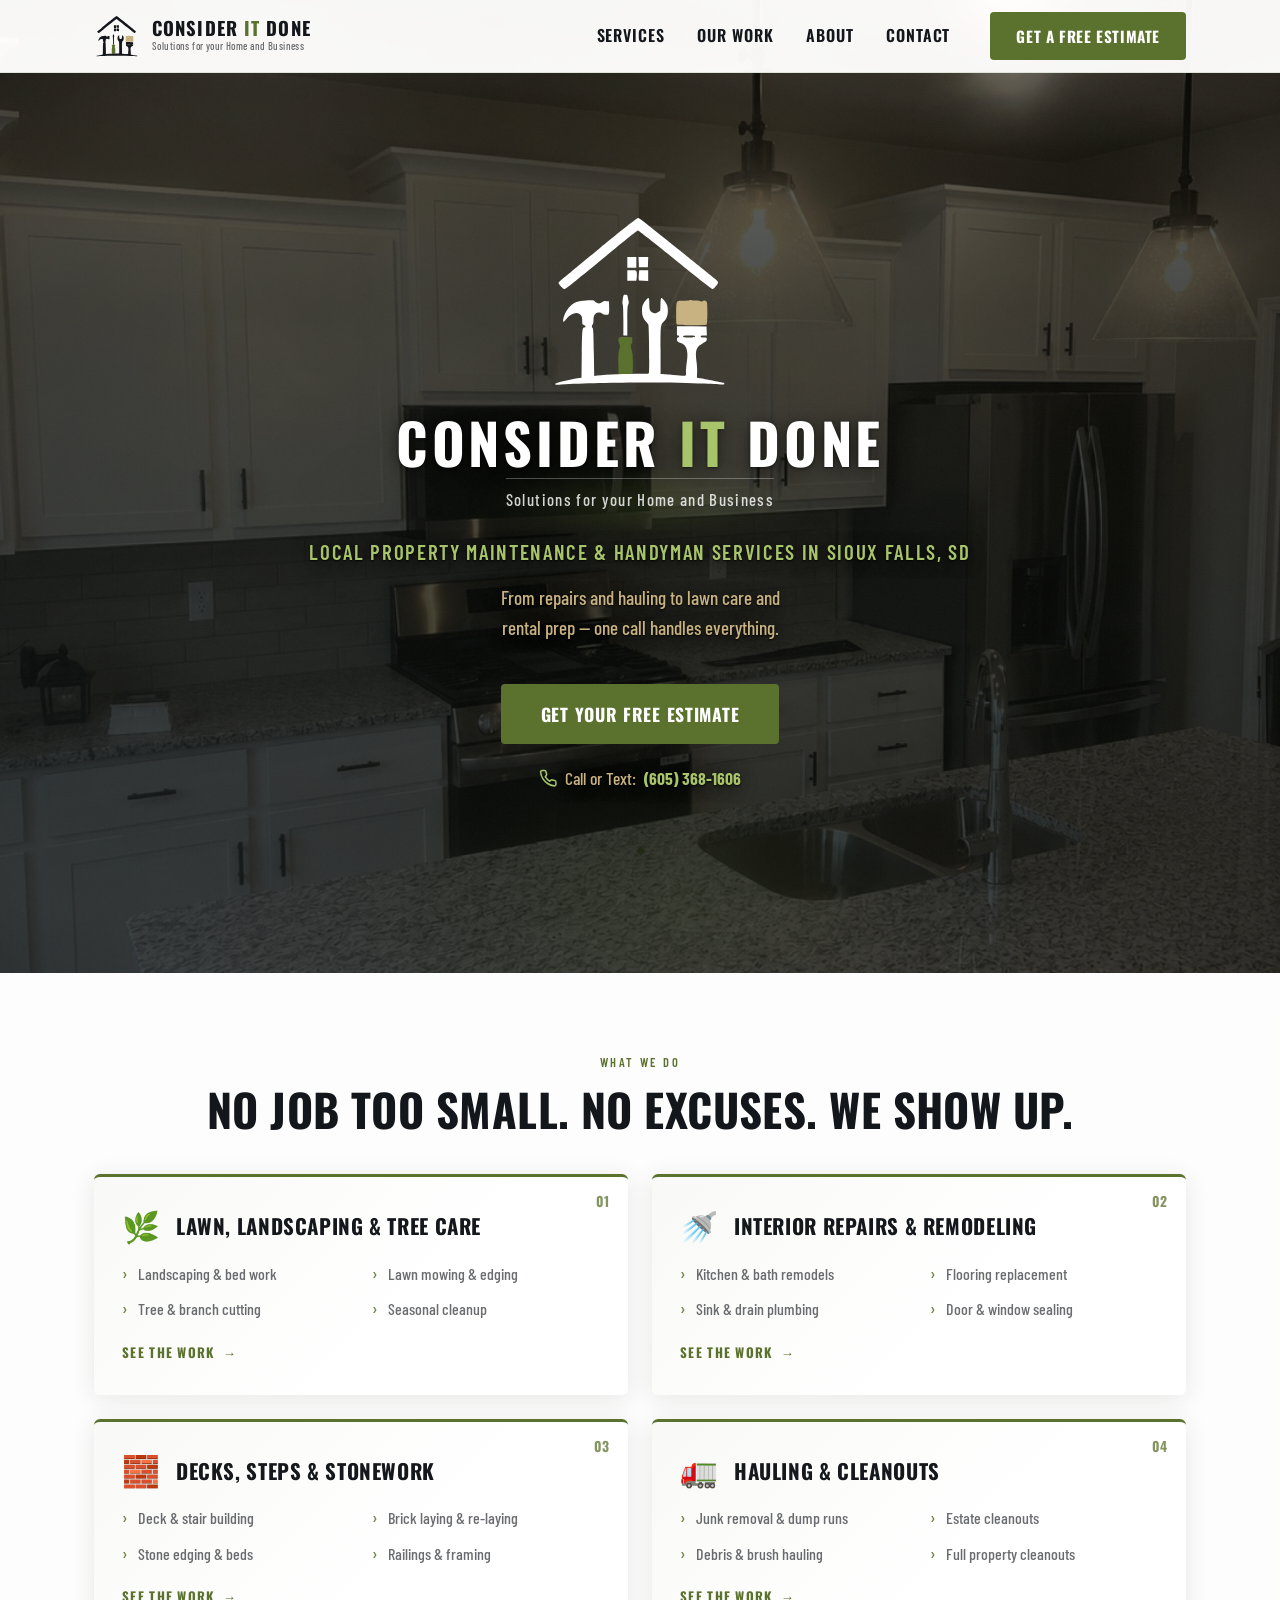
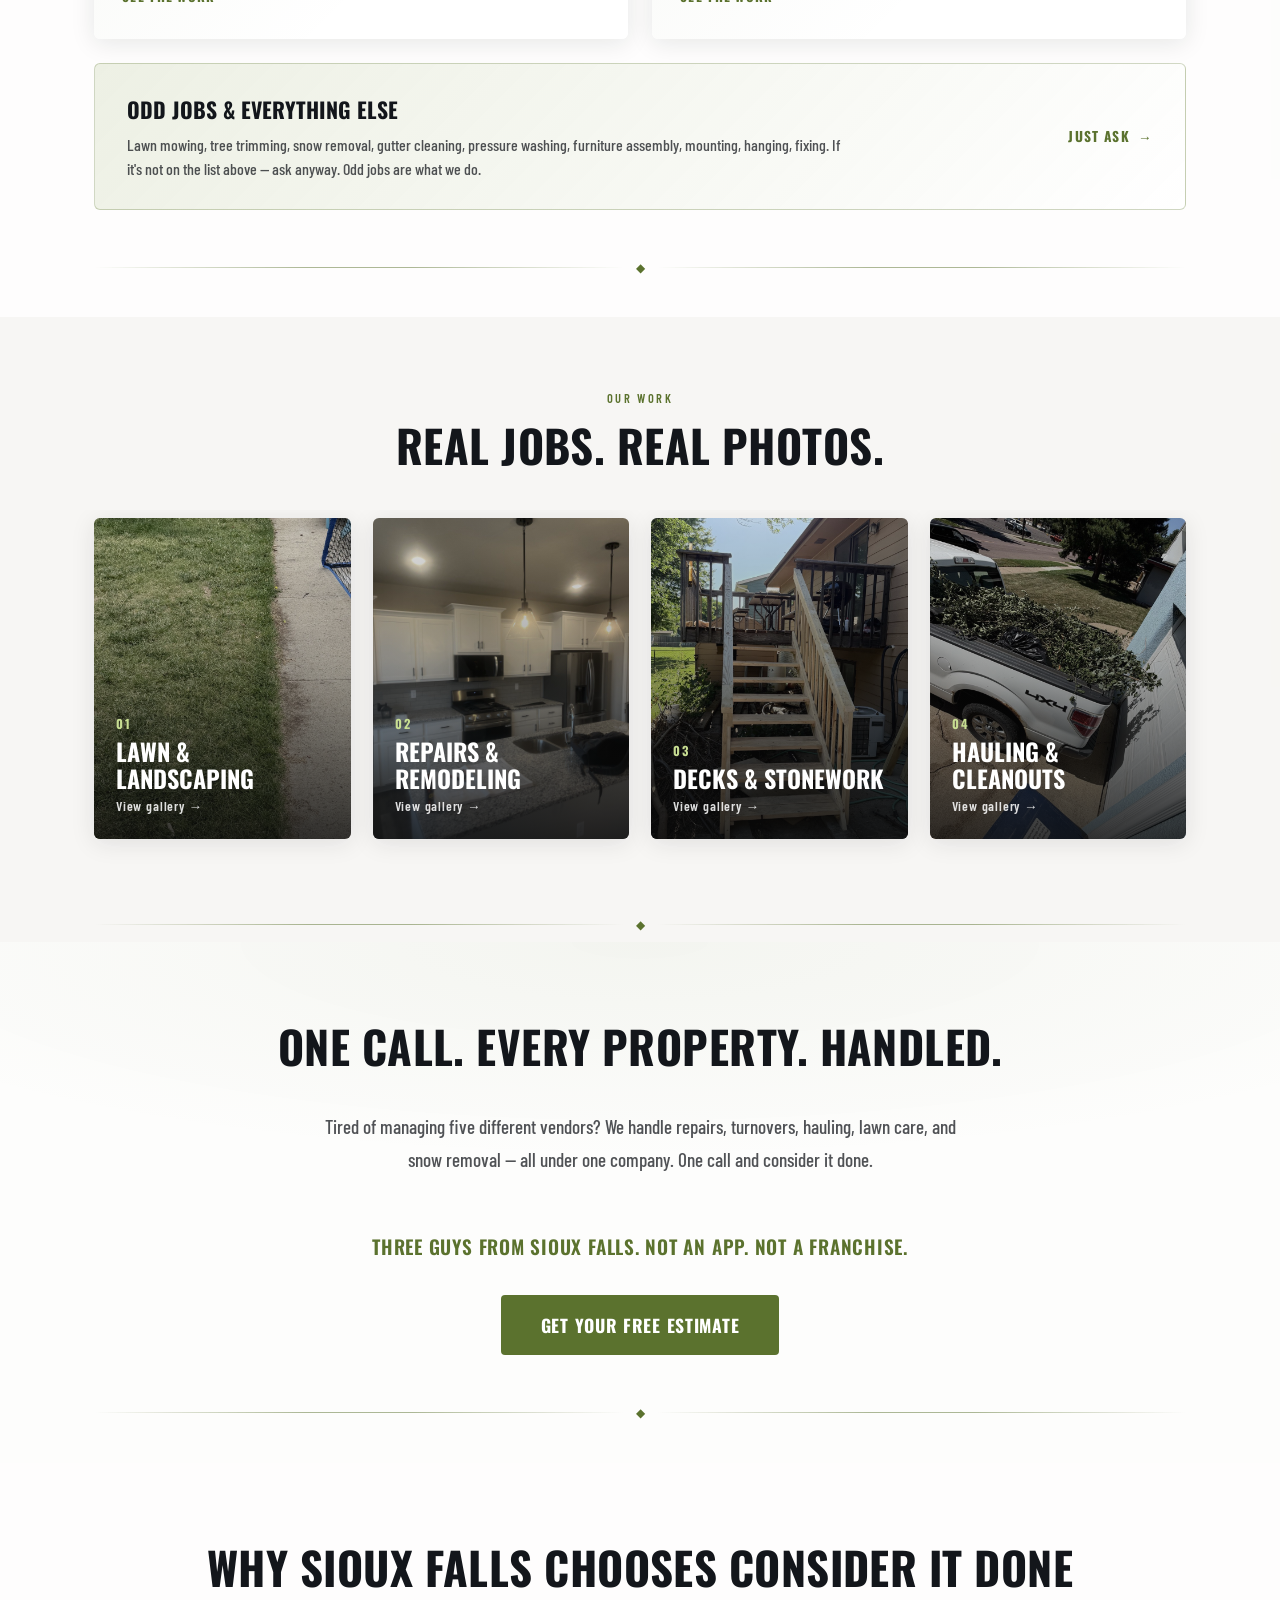
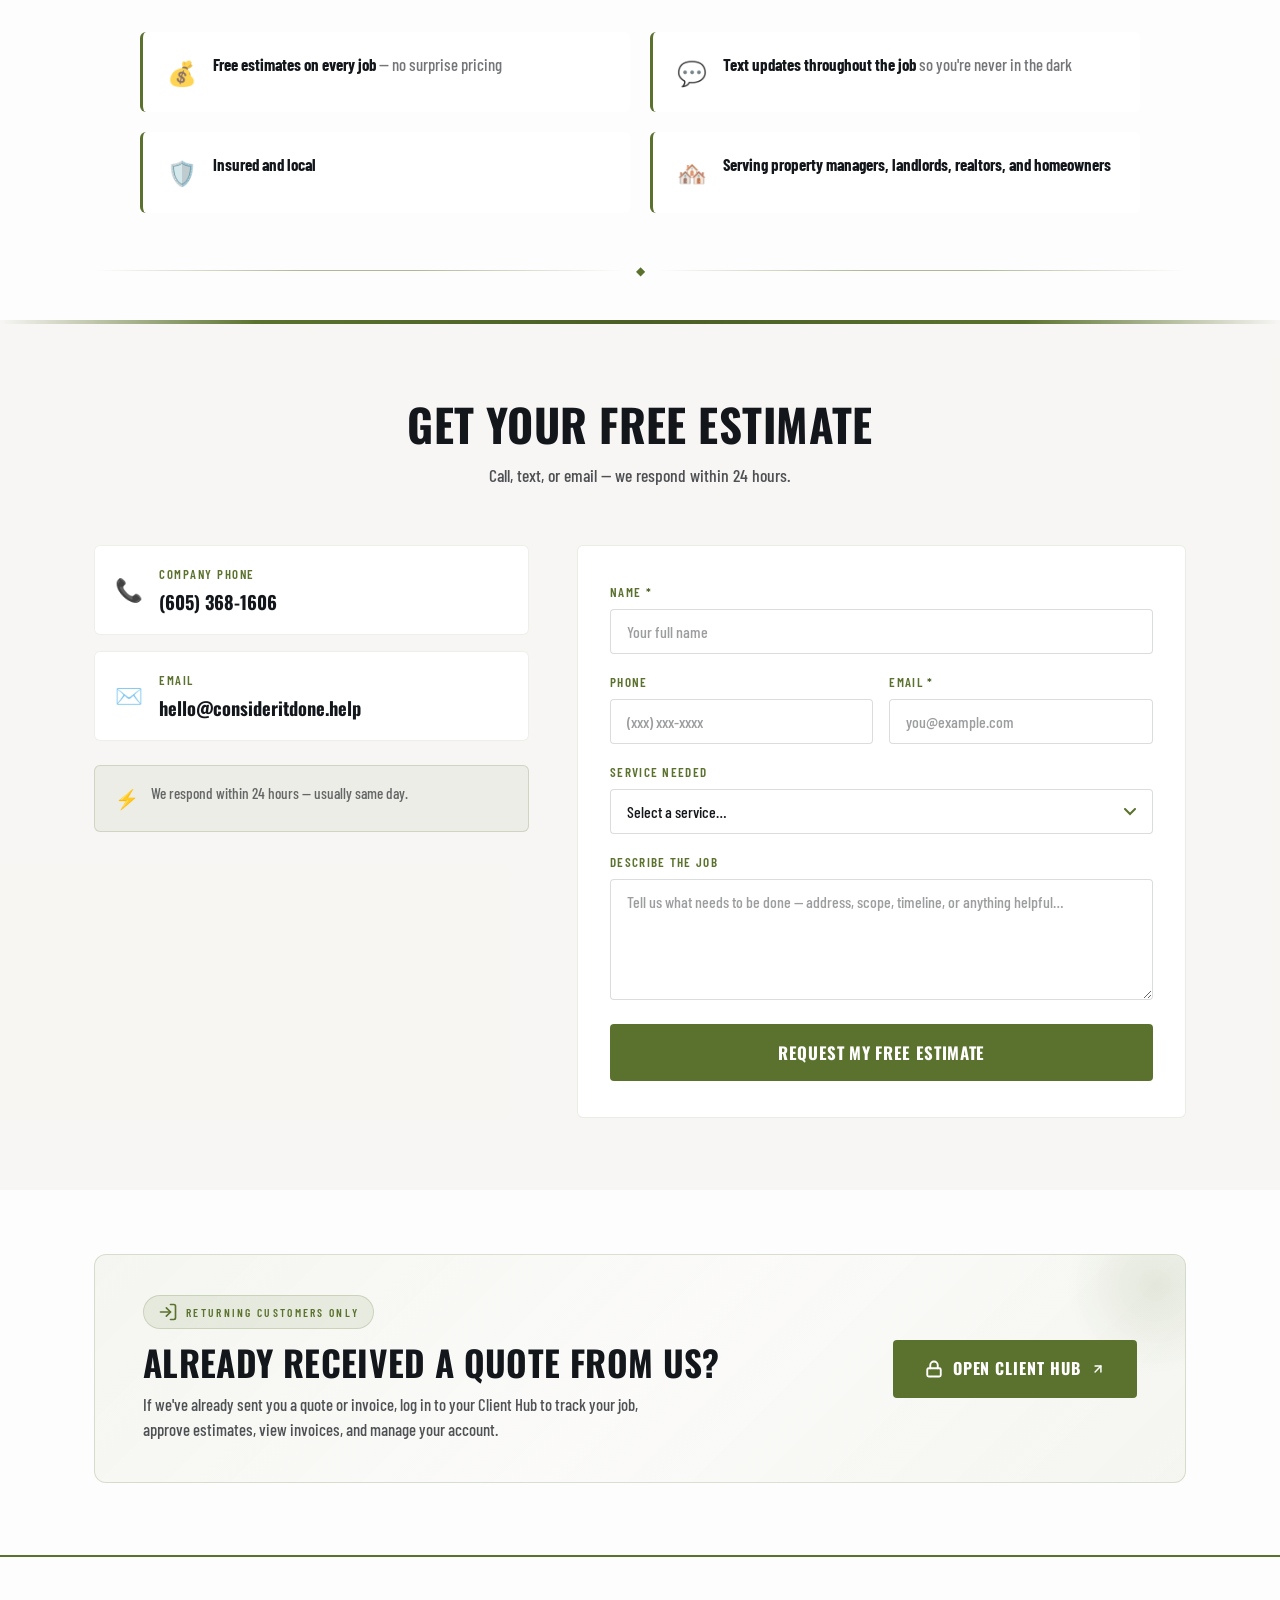
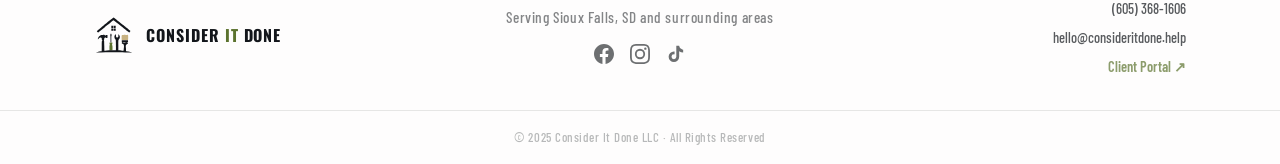
<file: index.html>
<!DOCTYPE html>
<html lang="en">
<head>
  <meta charset="UTF-8" />
  <meta name="viewport" content="width=device-width, initial-scale=1.0" />

  <!-- Favicons -->
  <link rel="icon" type="image/svg+xml" href="assets/favicon-green.svg" />
  <link rel="icon" type="image/png" sizes="32x32" href="assets/favicon-32.png" />
  <link rel="icon" type="image/png" sizes="16x16" href="assets/favicon-16.png" />
  <link rel="apple-touch-icon" sizes="180x180" href="assets/apple-touch-icon.png" />

  <!-- SEO -->
  <title>Consider It Done | Sioux Falls Property Maintenance &amp; Handyman</title>
  <meta name="description" content="Local property maintenance and handyman services in Sioux Falls, SD. Repairs, hauling, lawn care, snow removal, rental prep. Free estimates — call or text today." />
  <meta name="robots" content="index, follow" />
  <link rel="canonical" href="https://consideritdone.help/" />

  <!-- Open Graph -->
  <meta property="og:title" content="Consider It Done — Sioux Falls Property Maintenance" />
  <meta property="og:description" content="One call. Every property need. Handled." />
  <meta property="og:image" content="https://consideritdone.help/assets/og-share.jpg" />
  <meta property="og:image:alt" content="Consider It Done — Sioux Falls property maintenance and handyman services" />
  <meta name="twitter:card" content="summary_large_image" />
  <meta property="og:type" content="website" />
  <meta property="og:url" content="https://consideritdone.help/" />

  <!-- Google Analytics placeholder -->
  <script async src="https://www.googletagmanager.com/gtag/js?id=GA_MEASUREMENT_ID"></script>
  <script>
    window.dataLayer = window.dataLayer || [];
    function gtag(){dataLayer.push(arguments);}
    gtag('js', new Date());
    gtag('config', 'GA_MEASUREMENT_ID');
  </script>

  <!-- Google Fonts -->
  <link rel="preconnect" href="https://fonts.googleapis.com" />
  <link rel="preconnect" href="https://fonts.gstatic.com" crossorigin />
  <link href="https://fonts.googleapis.com/css2?family=Oswald:wght@400;600;700&family=Barlow+Condensed:wght@400;500;600&display=swap" rel="stylesheet" />

  <link rel="stylesheet" href="style.css" />
</head>
<body>

  <!-- Skip to main content (accessibility) -->
  <a href="#main-content" class="skip-link">Skip to main content</a>

  <!-- ===================== HEADER / NAV ===================== -->
  <header class="site-header" id="site-header" role="banner">
    <div class="header-inner container">
      <a href="#hero" class="logo-link brand" aria-label="Consider It Done — Home">
        <img src="assets/CID_Logo_FullColor_Transparent.svg" alt="" aria-hidden="true" class="brand-icon" width="46" height="46" />
        <span class="brand-text">
          <span class="brand-name">Consider <span class="brand-it">It</span> Done</span>
          <span class="brand-tagline">Solutions for your Home and Business</span>
        </span>
      </a>

      <!-- Desktop Nav -->
      <nav class="desktop-nav" aria-label="Primary navigation">
        <a href="#services" class="nav-link">Services</a>
        <a href="#work" class="nav-link">Our Work</a>
        <a href="#why-us" class="nav-link">About</a>
        <a href="#contact" class="nav-link">Contact</a>
      </nav>

      <a href="#contact" class="btn btn-accent btn-cta-header">Get a Free Estimate</a>

      <!-- Hamburger -->
      <button class="hamburger" id="hamburger-btn" aria-label="Open navigation menu" aria-expanded="false" aria-controls="mobile-nav">
        <span class="ham-bar"></span>
        <span class="ham-bar"></span>
        <span class="ham-bar"></span>
      </button>
    </div>

    <!-- Mobile Nav Drawer -->
    <nav class="mobile-nav" id="mobile-nav" aria-label="Mobile navigation" aria-hidden="true">
      <a href="#services" class="mobile-nav-link">Services</a>
      <a href="#work" class="mobile-nav-link">Our Work</a>
      <a href="#why-us" class="mobile-nav-link">About</a>
      <a href="#contact" class="mobile-nav-link">Contact</a>
      <a href="#contact" class="btn btn-accent mobile-nav-cta">Get a Free Estimate</a>
    </nav>
  </header>

  <main id="main-content">

    <!-- ===================== HERO ===================== -->
    <section class="hero" id="hero" aria-label="Hero section">
      <div class="hero-noise" aria-hidden="true"></div>
      <div class="hero-vignette" aria-hidden="true"></div>

      <div class="hero-inner container">
        <div class="hero-logo-wrap">
          <div class="brand brand--hero">
            <img
              src="assets/CID_Logo_FullColor_OnDark.svg"
              alt=""
              aria-hidden="true"
              class="brand-icon"
              width="190"
              height="190"
            />
            <div class="brand-text">
              <h1 class="brand-name">
                Consider <span class="brand-it">It</span> Done<span class="visually-hidden">
                  — Sioux Falls Property Maintenance &amp; Handyman Services</span>
              </h1>
              <span class="brand-tagline">Solutions for your Home and Business</span>
            </div>
          </div>
          <div class="hero-logo-glow" aria-hidden="true"></div>
        </div>

        <p class="hero-sub">Local Property Maintenance &amp; Handyman Services in Sioux Falls, SD</p>
        <p class="hero-body">From repairs and hauling to lawn care and rental prep — one call handles everything.</p>

        <div class="hero-actions">
          <a href="#contact" class="btn btn-accent btn-lg" id="hero-cta">Get Your Free Estimate</a>
          <a href="tel:6053681606" class="hero-call-link">
            <span class="call-icon" aria-hidden="true"><svg viewBox="0 0 24 24" fill="none" stroke="currentColor" stroke-width="2" stroke-linecap="round" stroke-linejoin="round"><path d="M22 16.92v3a2 2 0 0 1-2.18 2 19.79 19.79 0 0 1-8.63-3.07 19.5 19.5 0 0 1-6-6 19.79 19.79 0 0 1-3.07-8.67A2 2 0 0 1 4.11 2h3a2 2 0 0 1 2 1.72c.13.96.36 1.9.7 2.81a2 2 0 0 1-.45 2.11L8.09 9.91a16 16 0 0 0 6 6l1.27-1.27a2 2 0 0 1 2.11-.45c.9.34 1.85.57 2.81.7A2 2 0 0 1 22 16.92z"/></svg></span>
            Call or Text: <strong>(605) 368-1606</strong>
          </a>
        </div>
      </div>

      <div class="section-divider" aria-hidden="true">
        <div class="divider-line"></div>
        <div class="divider-diamond">◆</div>
        <div class="divider-line"></div>
      </div>
    </section>

    <!-- ===================== SERVICES ===================== -->
    <section class="services" id="services" aria-labelledby="services-heading">
      <div class="container">
        <div class="section-label">WHAT WE DO</div>
        <h2 class="section-headline" id="services-heading">No Job Too Small. No Excuses. We Show Up.</h2>

        <div class="services-grid">

          <a class="service-card" href="work/lawn-landscaping.html" aria-label="Lawn, Landscaping &amp; Tree Care — view our work">
            <span class="card-num" aria-hidden="true">01</span>
            <div class="card-icon" aria-hidden="true">🌿</div>
            <h3 class="card-title">Lawn, Landscaping &amp; Tree Care</h3>
            <ul class="card-list">
              <li>Landscaping &amp; bed work</li>
              <li>Lawn mowing &amp; edging</li>
              <li>Tree &amp; branch cutting</li>
              <li>Seasonal cleanup</li>
            </ul>
            <span class="card-cta" aria-hidden="true">See the work <span class="card-arrow">→</span></span>
          </a>

          <a class="service-card" href="work/remodeling.html" aria-label="Interior Repairs &amp; Remodeling — view our work">
            <span class="card-num" aria-hidden="true">02</span>
            <div class="card-icon" aria-hidden="true">🚿</div>
            <h3 class="card-title">Interior Repairs &amp; Remodeling</h3>
            <ul class="card-list">
              <li>Kitchen &amp; bath remodels</li>
              <li>Flooring replacement</li>
              <li>Sink &amp; drain plumbing</li>
              <li>Door &amp; window sealing</li>
            </ul>
            <span class="card-cta" aria-hidden="true">See the work <span class="card-arrow">→</span></span>
          </a>

          <a class="service-card" href="work/decks-stonework.html" aria-label="Decks, Steps &amp; Stonework — view our work">
            <span class="card-num" aria-hidden="true">03</span>
            <div class="card-icon" aria-hidden="true">🧱</div>
            <h3 class="card-title">Decks, Steps &amp; Stonework</h3>
            <ul class="card-list">
              <li>Deck &amp; stair building</li>
              <li>Brick laying &amp; re-laying</li>
              <li>Stone edging &amp; beds</li>
              <li>Railings &amp; framing</li>
            </ul>
            <span class="card-cta" aria-hidden="true">See the work <span class="card-arrow">→</span></span>
          </a>

          <a class="service-card" href="work/hauling.html" aria-label="Hauling &amp; Cleanouts — view our work">
            <span class="card-num" aria-hidden="true">04</span>
            <div class="card-icon" aria-hidden="true">🚛</div>
            <h3 class="card-title">Hauling &amp; Cleanouts</h3>
            <ul class="card-list">
              <li>Junk removal &amp; dump runs</li>
              <li>Estate cleanouts</li>
              <li>Debris &amp; brush hauling</li>
              <li>Full property cleanouts</li>
            </ul>
            <span class="card-cta" aria-hidden="true">See the work <span class="card-arrow">→</span></span>
          </a>

        </div>

        <!-- Catch-all: odd jobs, incl. lawn / tree / snow -->
        <a class="odd-jobs" href="#contact">
          <div class="odd-jobs-text">
            <h3 class="odd-jobs-title">Odd Jobs &amp; Everything Else</h3>
            <p class="odd-jobs-body">
              Lawn mowing, tree trimming, snow removal, gutter cleaning, pressure washing,
              furniture assembly, mounting, hanging, fixing. If it's not on the list above —
              ask anyway. Odd jobs are what we do.
            </p>
          </div>
          <span class="odd-jobs-cta" aria-hidden="true">Just ask <span class="card-arrow">→</span></span>
        </a>
      </div>

      <div class="section-divider" aria-hidden="true">
        <div class="divider-line"></div>
        <div class="divider-diamond">◆</div>
        <div class="divider-line"></div>
      </div>
    </section>

    <!-- ===================== OUR WORK (horizontal scroller) ===================== -->
    <section class="work" id="work" aria-labelledby="work-heading">
      <div class="container">
        <div class="section-label">OUR WORK</div>
        <h2 class="section-headline" id="work-heading">Real Jobs. Real Photos.</h2>
      </div>

      <div class="work-scroller-wrap">
        <button class="scroll-btn scroll-prev" type="button" aria-label="Scroll to previous work categories" hidden>
          <span aria-hidden="true">←</span>
        </button>

        <!-- tabindex + role so keyboard users can scroll this region -->
        <ul class="work-track" id="work-track" tabindex="0" role="region" aria-label="Work categories, horizontally scrollable">
          <li class="work-tile" style="--cover:url('assets/work/lawn-landscaping/cover.jpg')">
            <a href="work/lawn-landscaping.html">
              <span class="tile-num" aria-hidden="true">01</span>
              <span class="tile-title">Lawn &amp; Landscaping</span>
              <span class="tile-cta" aria-hidden="true">View gallery →</span>
            </a>
          </li>
          <li class="work-tile" style="--cover:url('assets/work/remodeling/cover.jpg')">
            <a href="work/remodeling.html">
              <span class="tile-num" aria-hidden="true">02</span>
              <span class="tile-title">Repairs &amp; Remodeling</span>
              <span class="tile-cta" aria-hidden="true">View gallery →</span>
            </a>
          </li>
          <li class="work-tile" style="--cover:url('assets/work/decks-stonework/cover.jpg')">
            <a href="work/decks-stonework.html">
              <span class="tile-num" aria-hidden="true">03</span>
              <span class="tile-title">Decks &amp; Stonework</span>
              <span class="tile-cta" aria-hidden="true">View gallery →</span>
            </a>
          </li>
          <li class="work-tile" style="--cover:url('assets/work/hauling/cover.jpg')">
            <a href="work/hauling.html">
              <span class="tile-num" aria-hidden="true">04</span>
              <span class="tile-title">Hauling &amp; Cleanouts</span>
              <span class="tile-cta" aria-hidden="true">View gallery →</span>
            </a>
          </li>
        </ul>

        <button class="scroll-btn scroll-next" type="button" aria-label="Scroll to more work categories" hidden>
          <span aria-hidden="true">→</span>
        </button>
      </div>

      <div class="section-divider" aria-hidden="true">
        <div class="divider-line"></div>
        <div class="divider-diamond">◆</div>
        <div class="divider-line"></div>
      </div>
    </section>

    <!-- ===================== PROPERTY MANAGER CALLOUT ===================== -->
    <section class="pm-callout" id="property-managers" aria-labelledby="pm-heading">
      <div class="container">
        <h2 class="section-headline" id="pm-heading">One Call. Every Property. Handled.</h2>
        <p class="pm-body">
          Tired of managing five different vendors? We handle repairs, turnovers, hauling,
          lawn care, and snow removal — all under one company. One call and consider it done.
        </p>

        <p class="pm-signature">Three guys from Sioux Falls. Not an app. Not a franchise.</p>

        <a href="#contact" class="btn btn-accent btn-lg pm-cta">Get Your Free Estimate</a>
      </div>

      <div class="section-divider" aria-hidden="true">
        <div class="divider-line"></div>
        <div class="divider-diamond">◆</div>
        <div class="divider-line"></div>
      </div>
    </section>

    <!-- ===================== WHY CHOOSE US ===================== -->
    <section class="why-us" id="why-us" aria-labelledby="why-heading">
      <div class="container">
        <h2 class="section-headline" id="why-heading">Why Sioux Falls Chooses Consider It Done</h2>

        <div class="why-layout">
          <ul class="why-list" aria-label="Reasons to choose Consider It Done">
            <li class="why-item">
              <span class="why-icon" aria-hidden="true">💰</span>
              <div>
                <strong>Free estimates on every job</strong>
                <span> — no surprise pricing</span>
              </div>
            </li>
            <li class="why-item">
              <span class="why-icon" aria-hidden="true">💬</span>
              <div>
                <strong>Text updates throughout the job</strong>
                <span> so you're never in the dark</span>
              </div>
            </li>
            <li class="why-item">
              <span class="why-icon" aria-hidden="true">🛡️</span>
              <div>
                <strong>Insured and local</strong>
              </div>
            </li>
            <li class="why-item">
              <span class="why-icon" aria-hidden="true">🏘️</span>
              <div>
                <strong>Serving property managers, landlords, realtors, and homeowners</strong>
              </div>
            </li>
          </ul>
        </div>
      </div>

      <div class="section-divider" aria-hidden="true">
        <div class="divider-line"></div>
        <div class="divider-diamond">◆</div>
        <div class="divider-line"></div>
      </div>
    </section>

    <!-- ===================== CONTACT / CTA ===================== -->
    <section class="contact" id="contact" aria-labelledby="contact-heading">
      <div class="contact-accent-top" aria-hidden="true"></div>
      <div class="container">
        <h2 class="section-headline" id="contact-heading">Get Your Free Estimate</h2>
        <p class="contact-sub">Call, text, or email — we respond within 24 hours.</p>

        <div class="contact-layout">

          <!-- Contact Info -->
          <div class="contact-info" aria-label="Contact information">
            <a href="tel:6053681606" class="contact-info-item" id="contact-main">
              <span class="contact-info-icon" aria-hidden="true">📞</span>
              <div>
                <span class="contact-info-label">Company Phone</span>
                <span class="contact-info-value">(605) 368-1606</span>
              </div>
            </a>
            <a href="mailto:hello@consideritdone.help" class="contact-info-item" id="contact-email">
              <span class="contact-info-icon" aria-hidden="true">✉️</span>
              <div>
                <span class="contact-info-label">Email</span>
                <span class="contact-info-value">hello@consideritdone.help</span>
              </div>
            </a>

            <div class="contact-guarantee">
              <span class="guarantee-icon" aria-hidden="true">⚡</span>
              <p>We respond within 24 hours — usually same day.</p>
            </div>
          </div>

          <!-- Contact Form -->
          <div class="contact-form-wrap">
            <form
              id="contact-form"
              action="https://formspree.io/f/xojzgryv"
              method="POST"
              novalidate
              aria-label="Free estimate request form"
            >
              <div class="form-group">
                <label for="form-name">Name <span aria-hidden="true">*</span></label>
                <input
                  type="text"
                  id="form-name"
                  name="name"
                  placeholder="Your full name"
                  required
                  autocomplete="name"
                />
              </div>

              <div class="form-row">
                <div class="form-group">
                  <label for="form-phone">Phone</label>
                  <input
                    type="tel"
                    id="form-phone"
                    name="phone"
                    placeholder="(xxx) xxx-xxxx"
                    autocomplete="tel"
                  />
                </div>
                <div class="form-group">
                  <label for="form-email">Email <span aria-hidden="true">*</span></label>
                  <input
                    type="email"
                    id="form-email"
                    name="email"
                    placeholder="you@example.com"
                    required
                    autocomplete="email"
                  />
                </div>
              </div>

              <div class="form-group">
                <label for="form-service">Service Needed</label>
                <select id="form-service" name="service">
                  <option value="" disabled selected>Select a service…</option>
                  <option value="Lawn, Landscaping &amp; Tree Care">Lawn, Landscaping &amp; Tree Care</option>
                  <option value="Interior Repairs &amp; Remodeling">Interior Repairs &amp; Remodeling</option>
                  <option value="Decks, Steps &amp; Stonework">Decks, Steps &amp; Stonework</option>
                  <option value="Hauling &amp; Cleanouts">Hauling &amp; Cleanouts</option>
                  <option value="Painting">Painting</option>
                  <option value="Roofing">Roofing</option>
                  <option value="Snow Removal">Snow Removal</option>
                  <option value="Odd Jobs / Something Else">Odd Jobs / Something Else</option>
                  <option value="Not Sure — Just Need Help">Not Sure — Just Need Help</option>
                </select>
              </div>

              <div class="form-group">
                <label for="form-message">Describe the Job</label>
                <textarea
                  id="form-message"
                  name="message"
                  placeholder="Tell us what needs to be done — address, scope, timeline, or anything helpful…"
                  rows="5"
                ></textarea>
              </div>

              <button type="submit" class="btn btn-accent btn-full" id="form-submit">
                Request My Free Estimate
              </button>

              <!-- Success / Error States -->
              <div class="form-success" id="form-success" role="alert" aria-live="polite" hidden>
                <span class="success-icon" aria-hidden="true">✅</span>
                <p>We got it! Expect a response within 24 hours.<br /><strong>— The Consider It Done Team</strong></p>
              </div>
              <div class="form-error" id="form-error" role="alert" aria-live="polite" hidden>
                <p>Something went wrong. Please call or email us directly.</p>
              </div>
            </form>
          </div>

        </div>
      </div>
    </section>

    <!-- ===================== CLIENT PORTAL CALLOUT ===================== -->
    <section class="client-portal" id="client-portal" aria-labelledby="portal-heading">
      <div class="container">
        <div class="portal-card">
          <div class="portal-content">
            <div class="portal-badge" aria-hidden="true">
              <svg width="20" height="20" viewBox="0 0 24 24" fill="none" stroke="currentColor" stroke-width="2" stroke-linecap="round" stroke-linejoin="round" aria-hidden="true">
                <path d="M15 3h4a2 2 0 0 1 2 2v14a2 2 0 0 1-2 2h-4"/>
                <polyline points="10 17 15 12 10 7"/>
                <line x1="15" y1="12" x2="3" y2="12"/>
              </svg>
              RETURNING CUSTOMERS ONLY
            </div>
            <h2 class="portal-headline" id="portal-heading">Already Received a Quote From Us?</h2>
            <p class="portal-body">If we've already sent you a quote or invoice, log in to your Client Hub to track your job, approve estimates, view invoices, and manage your account.</p>
          </div>
          <a
            href="https://clienthub.getjobber.com/client_hubs/f7e5c7a9-9d81-43ac-a49f-6ab15847d48b/login/new?source=share_login"
            class="btn btn-portal"
            id="portal-cta"
            target="_blank"
            rel="noopener noreferrer"
          >
            <svg width="18" height="18" viewBox="0 0 24 24" fill="none" stroke="currentColor" stroke-width="2.5" stroke-linecap="round" stroke-linejoin="round" aria-hidden="true">
              <rect x="3" y="11" width="18" height="11" rx="2" ry="2"/>
              <path d="M7 11V7a5 5 0 0 1 10 0v4"/>
            </svg>
            Open Client Hub
            <svg width="14" height="14" viewBox="0 0 24 24" fill="none" stroke="currentColor" stroke-width="2.5" stroke-linecap="round" stroke-linejoin="round" aria-hidden="true" class="portal-arrow">
              <line x1="7" y1="17" x2="17" y2="7"/>
              <polyline points="7 7 17 7 17 17"/>
            </svg>
          </a>
        </div>
      </div>
    </section>

  </main>

  <!-- ===================== FOOTER ===================== -->
  <footer class="site-footer" role="contentinfo">
    <div class="footer-inner container">
      <div class="footer-logo-col">
        <a href="#hero" class="brand brand--footer" aria-label="Consider It Done — Back to top">
          <img src="assets/CID_Logo_FullColor_Transparent.svg" alt="" aria-hidden="true" class="brand-icon" width="40" height="40" />
          <span class="brand-text">
            <span class="brand-name">Consider <span class="brand-it">It</span> Done</span>
          </span>
        </a>
      </div>

      <div class="footer-center-col">
        <p class="footer-serving">Serving Sioux Falls, SD and surrounding areas</p>
        <div class="footer-social" aria-label="Social media links">
          <a href="https://www.facebook.com/profile.php?id=61590781454036" class="social-link" aria-label="Facebook" title="Facebook" target="_blank" rel="noopener noreferrer">
            <svg width="20" height="20" viewBox="0 0 24 24" fill="currentColor" aria-hidden="true"><path d="M24 12.073c0-6.627-5.373-12-12-12s-12 5.373-12 12c0 5.99 4.388 10.954 10.125 11.854v-8.385H7.078v-3.47h3.047V9.43c0-3.007 1.792-4.669 4.533-4.669 1.312 0 2.686.235 2.686.235v2.953H15.83c-1.491 0-1.956.925-1.956 1.874v2.25h3.328l-.532 3.47h-2.796v8.385C19.612 23.027 24 18.062 24 12.073z"/></svg>
          </a>
          <a href="https://www.instagram.com/consider_itdone26/" class="social-link" aria-label="Instagram" title="Instagram" target="_blank" rel="noopener noreferrer">
            <svg width="20" height="20" viewBox="0 0 24 24" fill="currentColor" aria-hidden="true"><path d="M12 2.163c3.204 0 3.584.012 4.85.07 3.252.148 4.771 1.691 4.919 4.919.058 1.265.069 1.645.069 4.849 0 3.205-.012 3.584-.069 4.849-.149 3.225-1.664 4.771-4.919 4.919-1.266.058-1.644.07-4.85.07-3.204 0-3.584-.012-4.849-.07-3.26-.149-4.771-1.699-4.919-4.92-.058-1.265-.07-1.644-.07-4.849 0-3.204.013-3.583.07-4.849.149-3.227 1.664-4.771 4.919-4.919 1.266-.057 1.645-.069 4.849-.069zM12 0C8.741 0 8.333.014 7.053.072 2.695.272.273 2.69.073 7.052.014 8.333 0 8.741 0 12c0 3.259.014 3.668.072 4.948.2 4.358 2.618 6.78 6.98 6.98C8.333 23.986 8.741 24 12 24c3.259 0 3.668-.014 4.948-.072 4.354-.2 6.782-2.618 6.979-6.98.059-1.28.073-1.689.073-4.948 0-3.259-.014-3.667-.072-4.947-.196-4.354-2.617-6.78-6.979-6.98C15.668.014 15.259 0 12 0zm0 5.838a6.162 6.162 0 100 12.324 6.162 6.162 0 000-12.324zM12 16a4 4 0 110-8 4 4 0 010 8zm6.406-11.845a1.44 1.44 0 100 2.881 1.44 1.44 0 000-2.881z"/></svg>
          </a>
          <a href="https://www.tiktok.com/@consider.it.done26" class="social-link" aria-label="TikTok" title="TikTok" target="_blank" rel="noopener noreferrer">
            <svg width="20" height="20" viewBox="0 0 24 24" fill="currentColor" aria-hidden="true"><path d="M19.59 6.69a4.83 4.83 0 01-3.77-4.25V2h-3.45v13.67a2.89 2.89 0 01-2.88 2.5 2.89 2.89 0 01-2.89-2.89 2.89 2.89 0 012.89-2.89c.28 0 .54.04.79.1V9.01a6.32 6.32 0 00-.79-.05 6.34 6.34 0 00-6.34 6.34 6.34 6.34 0 006.34 6.34 6.34 6.34 0 006.33-6.34V8.69a8.18 8.18 0 004.78 1.52V6.76a4.85 4.85 0 01-1.01-.07z"/></svg>
          </a>
        </div>
      </div>

      <div class="footer-contact-col">
        <a href="tel:6053681606" class="footer-contact-link">(605) 368-1606</a>
        <a href="mailto:hello@consideritdone.help" class="footer-contact-link">hello@consideritdone.help</a>
        <a href="https://clienthub.getjobber.com/client_hubs/f7e5c7a9-9d81-43ac-a49f-6ab15847d48b/login/new?source=share_login" class="footer-contact-link footer-portal-link" target="_blank" rel="noopener noreferrer">
          Client Portal ↗
        </a>
      </div>
    </div>

    <div class="footer-bottom">
      <div class="container">
        <p>© 2025 Consider It Done LLC · All Rights Reserved</p>
      </div>
    </div>
  </footer>

  <script src="script.js"></script>
</body>
</html>
</file>
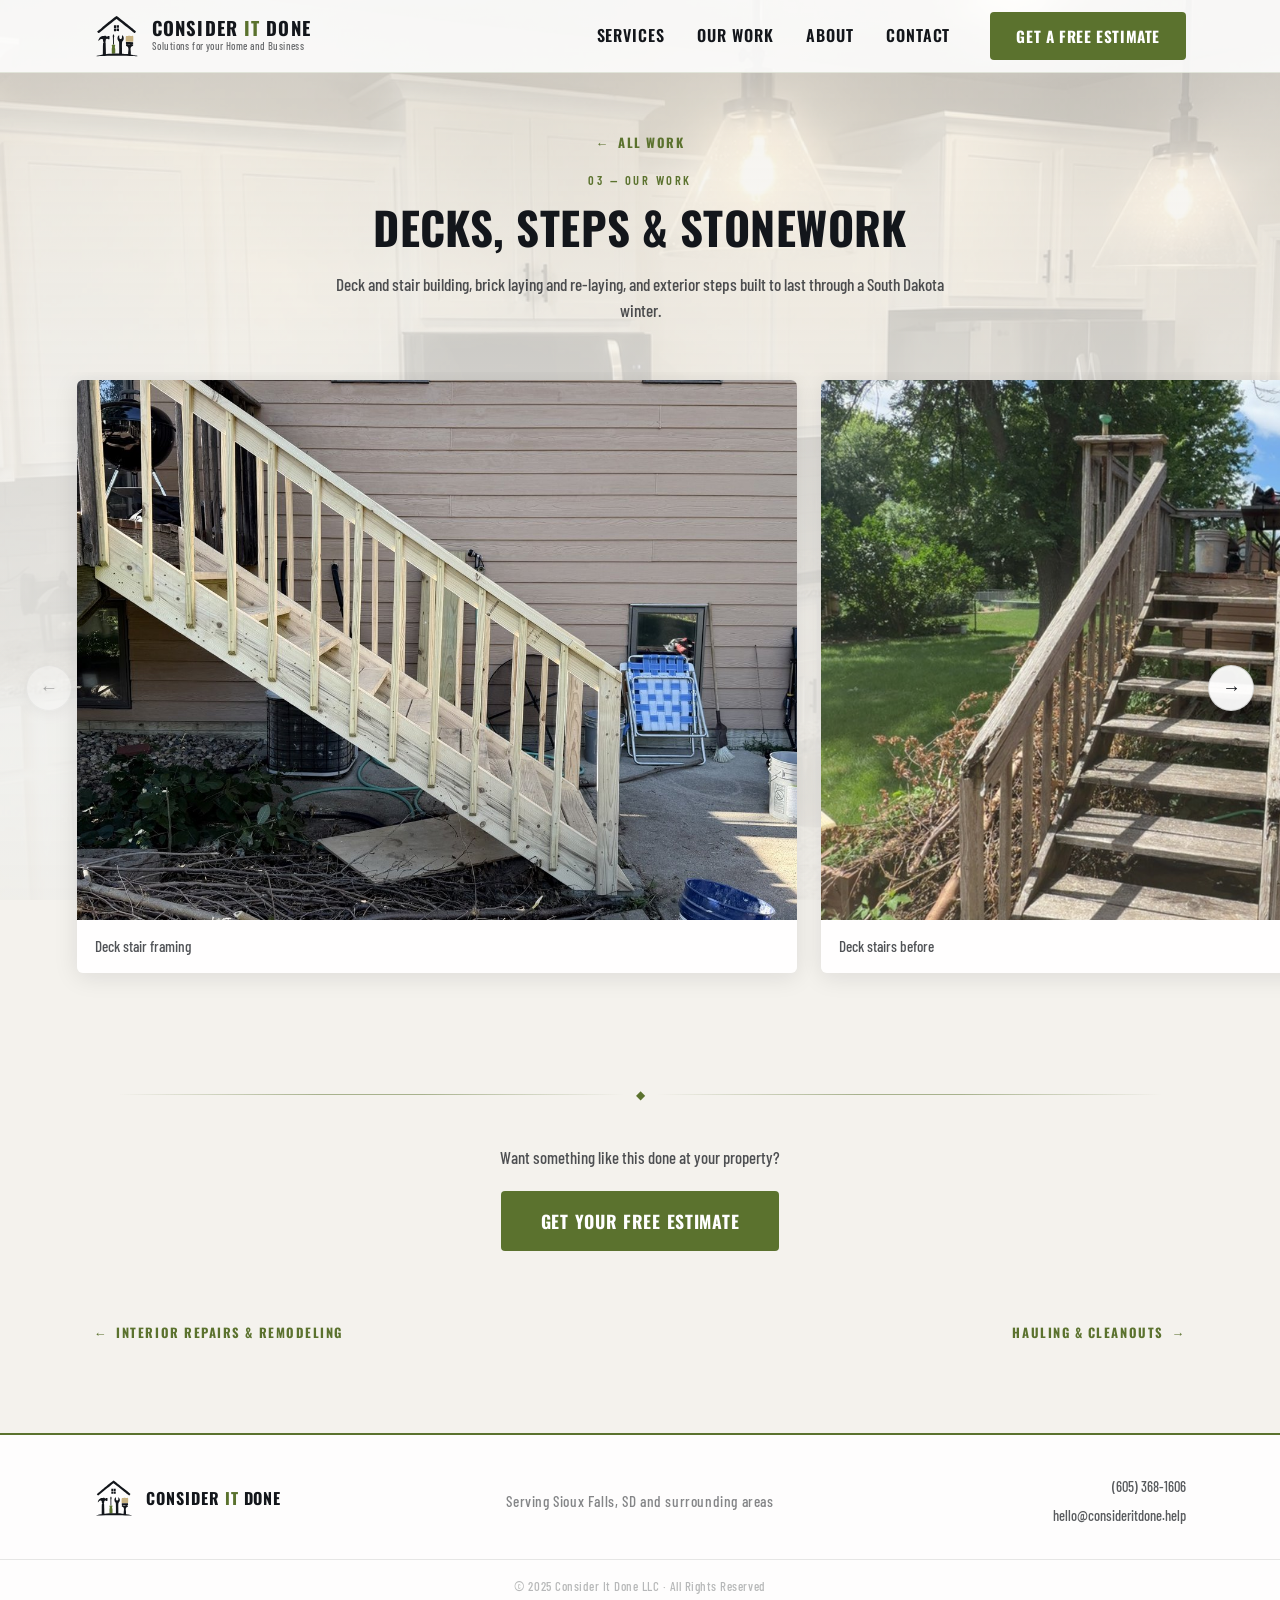
<file: work/decks-stonework.html>
<!DOCTYPE html>
<html lang="en">
<head>
  <meta charset="UTF-8" />
  <meta name="viewport" content="width=device-width, initial-scale=1.0" />

  <link rel="icon" type="image/svg+xml" href="../assets/favicon-green.svg" />
  <link rel="icon" type="image/png" sizes="32x32" href="../assets/favicon-32.png" />
  <link rel="icon" type="image/png" sizes="16x16" href="../assets/favicon-16.png" />
  <link rel="apple-touch-icon" sizes="180x180" href="../assets/apple-touch-icon.png" />

  <title>Decks, Steps & Stonework | Consider It Done — Sioux Falls</title>
  <meta name="description" content="Deck and stair building, brick laying and re-laying, and exterior steps built to last through a South Dakota winter. Photos of real jobs by Consider It Done in Sioux Falls, SD." />
  <meta name="robots" content="index, follow" />
  <link rel="canonical" href="https://consideritdone.help/work/decks-stonework.html" />

  <meta property="og:title" content="Decks, Steps & Stonework — Consider It Done" />
  <meta property="og:description" content="Deck and stair building, brick laying and re-laying, and exterior steps built to last through a South Dakota winter." />
  <meta property="og:image" content="https://consideritdone.help/assets/og-share.jpg" />
  <meta property="og:type" content="website" />
  <meta property="og:url" content="https://consideritdone.help/work/decks-stonework.html" />

  <link rel="preconnect" href="https://fonts.googleapis.com" />
  <link rel="preconnect" href="https://fonts.gstatic.com" crossorigin />
  <link href="https://fonts.googleapis.com/css2?family=Oswald:wght@400;600;700&family=Barlow+Condensed:wght@400;500;600&display=swap" rel="stylesheet" />

  <link rel="stylesheet" href="../style.css" />
</head>
<body>

  <a href="#main-content" class="skip-link">Skip to main content</a>

  <header class="site-header" id="site-header" role="banner">
    <div class="header-inner container">
      <a href="../index.html" class="logo-link brand" aria-label="Consider It Done — Home">
        <img src="../assets/CID_Logo_FullColor_Transparent.svg" alt="" aria-hidden="true" class="brand-icon" width="46" height="46" />
        <span class="brand-text">
          <span class="brand-name">Consider <span class="brand-it">It</span> Done</span>
          <span class="brand-tagline">Solutions for your Home and Business</span>
        </span>
      </a>

      <nav class="desktop-nav" aria-label="Primary navigation">
        <a href="../index.html#services" class="nav-link">Services</a>
        <a href="../index.html#work" class="nav-link">Our Work</a>
        <a href="../index.html#why-us" class="nav-link">About</a>
        <a href="../index.html#contact" class="nav-link">Contact</a>
      </nav>

      <a href="../index.html#contact" class="btn btn-accent btn-cta-header">Get a Free Estimate</a>

      <button class="hamburger" id="hamburger-btn" aria-label="Open navigation menu" aria-expanded="false" aria-controls="mobile-nav">
        <span class="ham-bar"></span>
        <span class="ham-bar"></span>
        <span class="ham-bar"></span>
      </button>
    </div>

    <nav class="mobile-nav" id="mobile-nav" aria-label="Mobile navigation" aria-hidden="true">
      <a href="../index.html#services" class="mobile-nav-link">Services</a>
      <a href="../index.html#work" class="mobile-nav-link">Our Work</a>
      <a href="../index.html#why-us" class="mobile-nav-link">About</a>
      <a href="../index.html#contact" class="mobile-nav-link">Contact</a>
      <a href="../index.html#contact" class="btn btn-accent mobile-nav-cta">Get a Free Estimate</a>
    </nav>
  </header>

  <main id="main-content">

    <section class="gallery-hero">
      <div class="container">
        <a href="../index.html#work" class="gallery-back"><span aria-hidden="true">←</span> All work</a>
        <div class="section-label">03 — OUR WORK</div>
        <h1 class="section-headline">Decks, Steps &amp; Stonework</h1>
        <p class="gallery-intro">Deck and stair building, brick laying and re-laying, and exterior steps built to last through a South Dakota winter.</p>
      </div>
    </section>

      <div class="gallery-wrap">
        <button class="scroll-btn scroll-prev" type="button" aria-label="Previous photo" hidden>
          <span aria-hidden="true">←</span>
        </button>

        <div class="gallery-track" id="gallery-track" tabindex="0" role="region"
             aria-label="Decks, Steps & Stonework photo gallery, horizontally scrollable">
          <figure class="gallery-item">
            <img src="../assets/work/decks-stonework/deck-stair-framing.jpg" alt="Deck stair framing — Consider It Done, Sioux Falls"
                 loading="lazy" decoding="async" width="1600" height="900" />
            <figcaption>Deck stair framing</figcaption>
          </figure>
          <figure class="gallery-item">
            <img src="../assets/work/decks-stonework/deck-stairs-before.jpg" alt="Deck stairs before — Consider It Done, Sioux Falls"
                 loading="lazy" decoding="async" width="900" height="1600" />
            <figcaption>Deck stairs before</figcaption>
          </figure>
          <figure class="gallery-item">
            <img src="../assets/work/decks-stonework/new-deck-stairs-built.jpg" alt="New deck stairs built — Consider It Done, Sioux Falls"
                 loading="lazy" decoding="async" width="900" height="1600" />
            <figcaption>New deck stairs built</figcaption>
          </figure>
          <figure class="gallery-item">
            <img src="../assets/work/decks-stonework/old-deck-before.jpg" alt="Old deck before — Consider It Done, Sioux Falls"
                 loading="lazy" decoding="async" width="1600" height="900" />
            <figcaption>Old deck before</figcaption>
          </figure>
          <figure class="gallery-item">
            <img src="../assets/work/decks-stonework/stone-edging-and-mulch-bed.jpg" alt="Stone edging and mulch bed — Consider It Done, Sioux Falls"
                 loading="lazy" decoding="async" width="900" height="1600" />
            <figcaption>Stone edging and mulch bed</figcaption>
          </figure>
          <figure class="gallery-item">
            <img src="../assets/work/decks-stonework/stone-edging-before.jpg" alt="Stone edging before — Consider It Done, Sioux Falls"
                 loading="lazy" decoding="async" width="736" height="1600" />
            <figcaption>Stone edging before</figcaption>
          </figure>
        </div>

        <button class="scroll-btn scroll-next" type="button" aria-label="Next photo" hidden>
          <span aria-hidden="true">→</span>
        </button>
      </div>

    <section class="gallery-cta">
      <div class="container">
        <div class="section-divider" aria-hidden="true">
          <div class="divider-line"></div>
          <div class="divider-diamond">◆</div>
          <div class="divider-line"></div>
        </div>
        <p style="margin-top:40px">Want something like this done at your property?</p>
        <a href="../index.html#contact" class="btn btn-accent btn-lg">Get Your Free Estimate</a>
      </div>
    </section>

    <section class="gallery-cta" style="padding-top:0">
      <div class="container" style="display:flex;justify-content:space-between;gap:16px;flex-wrap:wrap">
        <a href="remodeling.html" class="gallery-back"><span aria-hidden="true">←</span> Interior Repairs & Remodeling</a>
        <a href="hauling.html" class="gallery-back">Hauling & Cleanouts <span aria-hidden="true">→</span></a>
      </div>
    </section>

  </main>

  <footer class="site-footer" role="contentinfo">
    <div class="footer-inner container">
      <div class="footer-logo-col">
        <a href="../index.html" class="brand brand--footer" aria-label="Consider It Done — Home">
          <img src="../assets/CID_Logo_FullColor_Transparent.svg" alt="" aria-hidden="true" class="brand-icon" width="40" height="40" />
          <span class="brand-text">
            <span class="brand-name">Consider <span class="brand-it">It</span> Done</span>
          </span>
        </a>
      </div>
      <div class="footer-center-col">
        <p class="footer-serving">Serving Sioux Falls, SD and surrounding areas</p>
      </div>
      <div class="footer-contact-col">
        <a href="tel:6053681606" class="footer-contact-link">(605) 368-1606</a>
        <a href="mailto:hello@consideritdone.help" class="footer-contact-link">hello@consideritdone.help</a>
      </div>
    </div>
    <div class="footer-bottom">
      <div class="container">
        <p>© 2025 Consider It Done LLC · All Rights Reserved</p>
      </div>
    </div>
  </footer>

  <script src="../script.js"></script>
</body>
</html>
</file>
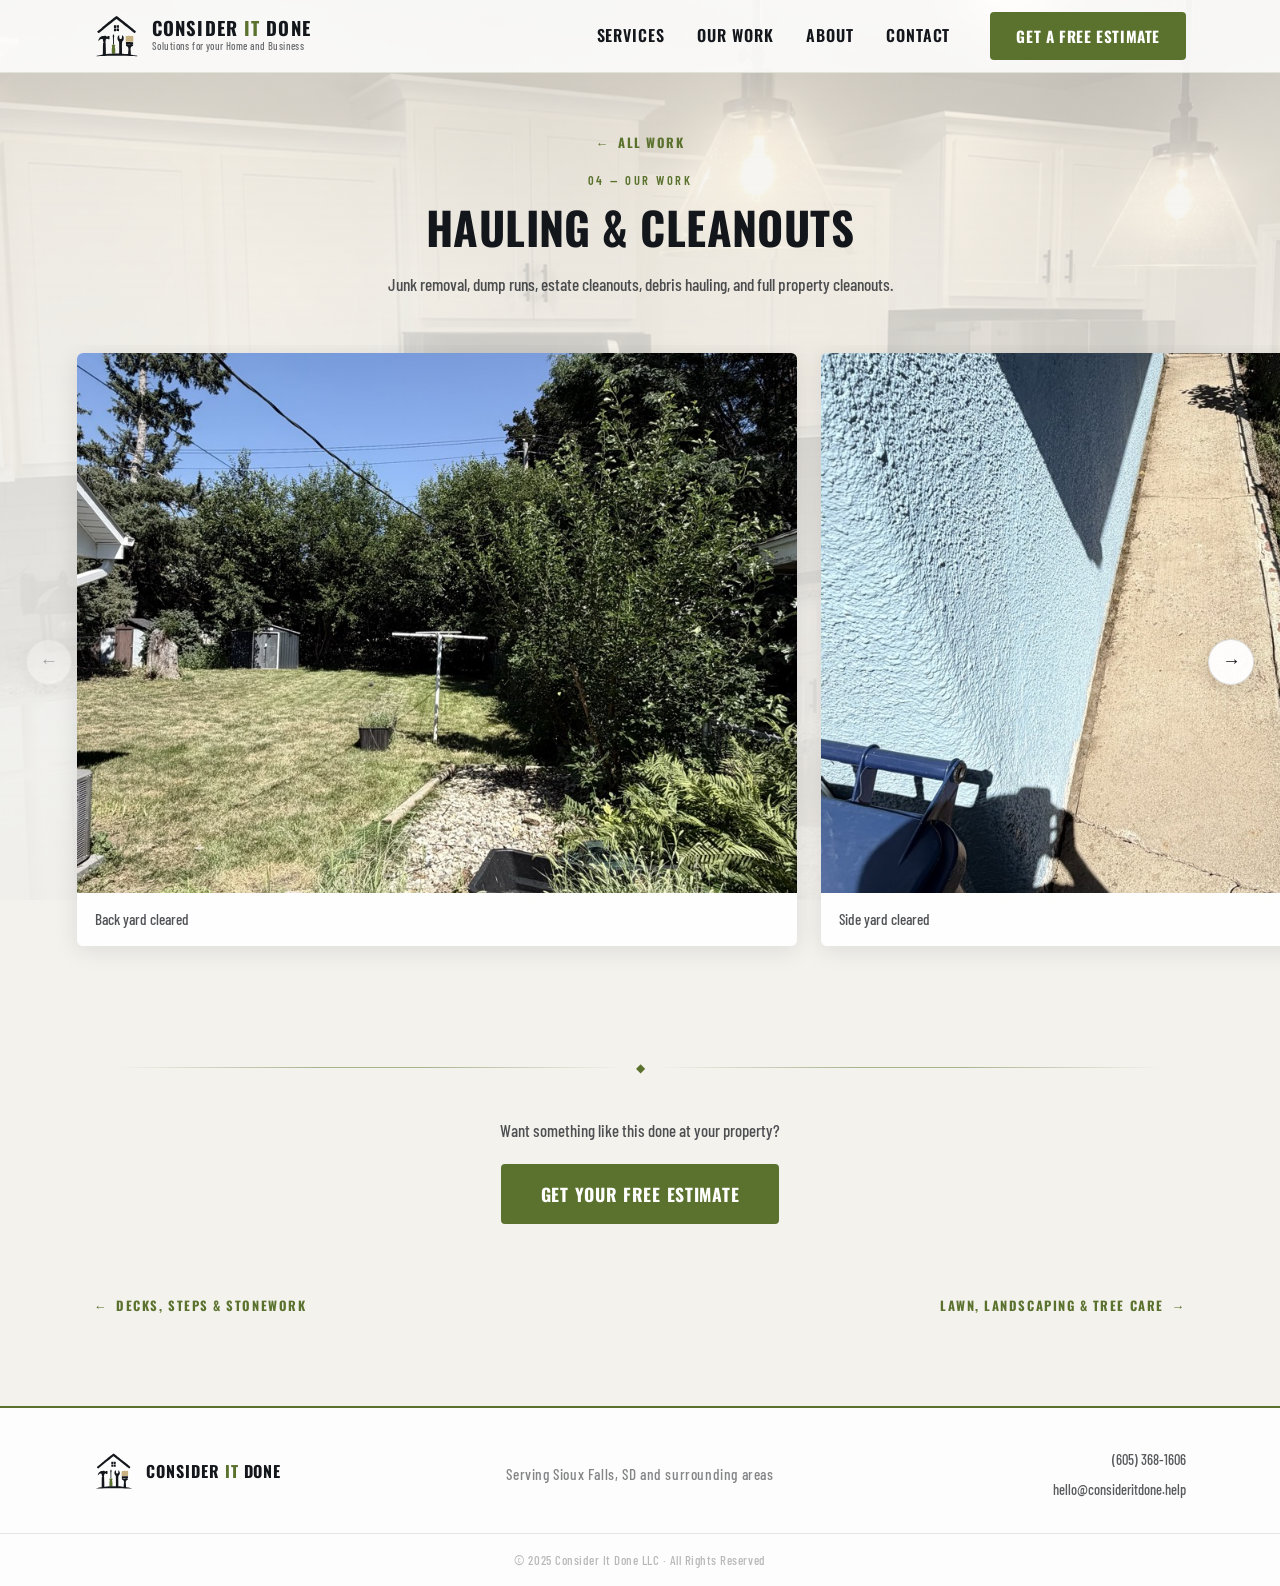
<file: work/hauling.html>
<!DOCTYPE html>
<html lang="en">
<head>
  <meta charset="UTF-8" />
  <meta name="viewport" content="width=device-width, initial-scale=1.0" />

  <link rel="icon" type="image/svg+xml" href="../assets/favicon-green.svg" />
  <link rel="icon" type="image/png" sizes="32x32" href="../assets/favicon-32.png" />
  <link rel="icon" type="image/png" sizes="16x16" href="../assets/favicon-16.png" />
  <link rel="apple-touch-icon" sizes="180x180" href="../assets/apple-touch-icon.png" />

  <title>Hauling & Cleanouts | Consider It Done — Sioux Falls</title>
  <meta name="description" content="Junk removal, dump runs, estate cleanouts, debris hauling, and full property cleanouts. Photos of real jobs by Consider It Done in Sioux Falls, SD." />
  <meta name="robots" content="index, follow" />
  <link rel="canonical" href="https://consideritdone.help/work/hauling.html" />

  <meta property="og:title" content="Hauling & Cleanouts — Consider It Done" />
  <meta property="og:description" content="Junk removal, dump runs, estate cleanouts, debris hauling, and full property cleanouts." />
  <meta property="og:image" content="https://consideritdone.help/assets/og-share.jpg" />
  <meta property="og:type" content="website" />
  <meta property="og:url" content="https://consideritdone.help/work/hauling.html" />

  <link rel="preconnect" href="https://fonts.googleapis.com" />
  <link rel="preconnect" href="https://fonts.gstatic.com" crossorigin />
  <link href="https://fonts.googleapis.com/css2?family=Oswald:wght@400;600;700&family=Barlow+Condensed:wght@400;500;600&display=swap" rel="stylesheet" />

  <link rel="stylesheet" href="../style.css" />
</head>
<body>

  <a href="#main-content" class="skip-link">Skip to main content</a>

  <header class="site-header" id="site-header" role="banner">
    <div class="header-inner container">
      <a href="../index.html" class="logo-link brand" aria-label="Consider It Done — Home">
        <img src="../assets/CID_Logo_FullColor_Transparent.svg" alt="" aria-hidden="true" class="brand-icon" width="46" height="46" />
        <span class="brand-text">
          <span class="brand-name">Consider <span class="brand-it">It</span> Done</span>
          <span class="brand-tagline">Solutions for your Home and Business</span>
        </span>
      </a>

      <nav class="desktop-nav" aria-label="Primary navigation">
        <a href="../index.html#services" class="nav-link">Services</a>
        <a href="../index.html#work" class="nav-link">Our Work</a>
        <a href="../index.html#why-us" class="nav-link">About</a>
        <a href="../index.html#contact" class="nav-link">Contact</a>
      </nav>

      <a href="../index.html#contact" class="btn btn-accent btn-cta-header">Get a Free Estimate</a>

      <button class="hamburger" id="hamburger-btn" aria-label="Open navigation menu" aria-expanded="false" aria-controls="mobile-nav">
        <span class="ham-bar"></span>
        <span class="ham-bar"></span>
        <span class="ham-bar"></span>
      </button>
    </div>

    <nav class="mobile-nav" id="mobile-nav" aria-label="Mobile navigation" aria-hidden="true">
      <a href="../index.html#services" class="mobile-nav-link">Services</a>
      <a href="../index.html#work" class="mobile-nav-link">Our Work</a>
      <a href="../index.html#why-us" class="mobile-nav-link">About</a>
      <a href="../index.html#contact" class="mobile-nav-link">Contact</a>
      <a href="../index.html#contact" class="btn btn-accent mobile-nav-cta">Get a Free Estimate</a>
    </nav>
  </header>

  <main id="main-content">

    <section class="gallery-hero">
      <div class="container">
        <a href="../index.html#work" class="gallery-back"><span aria-hidden="true">←</span> All work</a>
        <div class="section-label">04 — OUR WORK</div>
        <h1 class="section-headline">Hauling &amp; Cleanouts</h1>
        <p class="gallery-intro">Junk removal, dump runs, estate cleanouts, debris hauling, and full property cleanouts.</p>
      </div>
    </section>

      <div class="gallery-wrap">
        <button class="scroll-btn scroll-prev" type="button" aria-label="Previous photo" hidden>
          <span aria-hidden="true">←</span>
        </button>

        <div class="gallery-track" id="gallery-track" tabindex="0" role="region"
             aria-label="Hauling & Cleanouts photo gallery, horizontally scrollable">
          <figure class="gallery-item">
            <img src="../assets/work/hauling/back-yard-cleared.jpg" alt="Back yard cleared — Consider It Done, Sioux Falls"
                 loading="lazy" decoding="async" width="900" height="1600" />
            <figcaption>Back yard cleared</figcaption>
          </figure>
          <figure class="gallery-item">
            <img src="../assets/work/hauling/side-yard-cleared.jpg" alt="Side yard cleared — Consider It Done, Sioux Falls"
                 loading="lazy" decoding="async" width="900" height="1600" />
            <figcaption>Side yard cleared</figcaption>
          </figure>
          <figure class="gallery-item">
            <img src="../assets/work/hauling/truck-loaded-with-brush.jpg" alt="Truck loaded with brush — Consider It Done, Sioux Falls"
                 loading="lazy" decoding="async" width="900" height="1600" />
            <figcaption>Truck loaded with brush</figcaption>
          </figure>
          <figure class="gallery-item">
            <img src="../assets/work/hauling/walkway-cleared.jpg" alt="Walkway cleared — Consider It Done, Sioux Falls"
                 loading="lazy" decoding="async" width="900" height="1600" />
            <figcaption>Walkway cleared</figcaption>
          </figure>
          <figure class="gallery-item">
            <img src="../assets/work/hauling/yard-cleared-after.jpg" alt="Yard cleared after — Consider It Done, Sioux Falls"
                 loading="lazy" decoding="async" width="900" height="1600" />
            <figcaption>Yard cleared after</figcaption>
          </figure>
        </div>

        <button class="scroll-btn scroll-next" type="button" aria-label="Next photo" hidden>
          <span aria-hidden="true">→</span>
        </button>
      </div>

    <section class="gallery-cta">
      <div class="container">
        <div class="section-divider" aria-hidden="true">
          <div class="divider-line"></div>
          <div class="divider-diamond">◆</div>
          <div class="divider-line"></div>
        </div>
        <p style="margin-top:40px">Want something like this done at your property?</p>
        <a href="../index.html#contact" class="btn btn-accent btn-lg">Get Your Free Estimate</a>
      </div>
    </section>

    <section class="gallery-cta" style="padding-top:0">
      <div class="container" style="display:flex;justify-content:space-between;gap:16px;flex-wrap:wrap">
        <a href="decks-stonework.html" class="gallery-back"><span aria-hidden="true">←</span> Decks, Steps & Stonework</a>
        <a href="lawn-landscaping.html" class="gallery-back">Lawn, Landscaping & Tree Care <span aria-hidden="true">→</span></a>
      </div>
    </section>

  </main>

  <footer class="site-footer" role="contentinfo">
    <div class="footer-inner container">
      <div class="footer-logo-col">
        <a href="../index.html" class="brand brand--footer" aria-label="Consider It Done — Home">
          <img src="../assets/CID_Logo_FullColor_Transparent.svg" alt="" aria-hidden="true" class="brand-icon" width="40" height="40" />
          <span class="brand-text">
            <span class="brand-name">Consider <span class="brand-it">It</span> Done</span>
          </span>
        </a>
      </div>
      <div class="footer-center-col">
        <p class="footer-serving">Serving Sioux Falls, SD and surrounding areas</p>
      </div>
      <div class="footer-contact-col">
        <a href="tel:6053681606" class="footer-contact-link">(605) 368-1606</a>
        <a href="mailto:hello@consideritdone.help" class="footer-contact-link">hello@consideritdone.help</a>
      </div>
    </div>
    <div class="footer-bottom">
      <div class="container">
        <p>© 2025 Consider It Done LLC · All Rights Reserved</p>
      </div>
    </div>
  </footer>

  <script src="../script.js"></script>
</body>
</html>
</file>
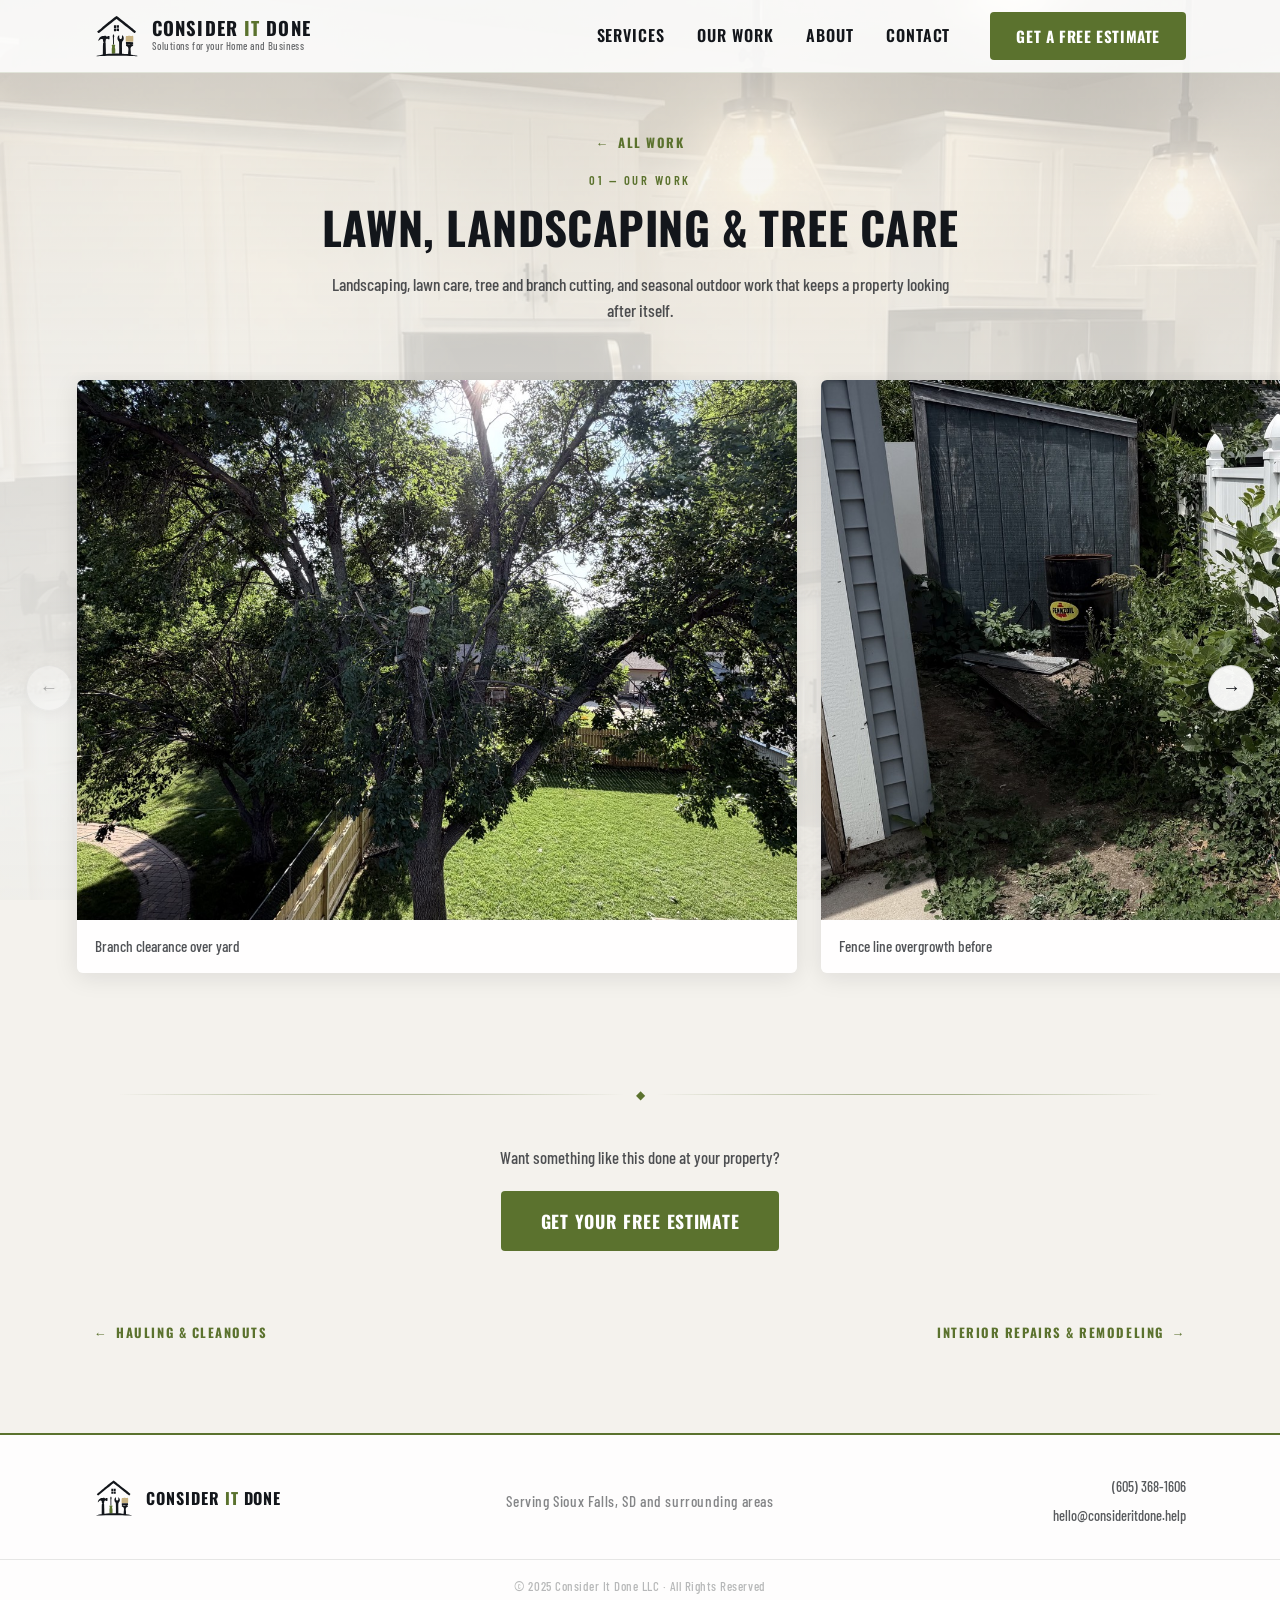
<file: work/lawn-landscaping.html>
<!DOCTYPE html>
<html lang="en">
<head>
  <meta charset="UTF-8" />
  <meta name="viewport" content="width=device-width, initial-scale=1.0" />

  <link rel="icon" type="image/svg+xml" href="../assets/favicon-green.svg" />
  <link rel="icon" type="image/png" sizes="32x32" href="../assets/favicon-32.png" />
  <link rel="icon" type="image/png" sizes="16x16" href="../assets/favicon-16.png" />
  <link rel="apple-touch-icon" sizes="180x180" href="../assets/apple-touch-icon.png" />

  <title>Lawn, Landscaping & Tree Care | Consider It Done — Sioux Falls</title>
  <meta name="description" content="Landscaping, lawn care, tree and branch cutting, and seasonal outdoor work that keeps a property looking after itself. Photos of real jobs by Consider It Done in Sioux Falls, SD." />
  <meta name="robots" content="index, follow" />
  <link rel="canonical" href="https://consideritdone.help/work/lawn-landscaping.html" />

  <meta property="og:title" content="Lawn, Landscaping & Tree Care — Consider It Done" />
  <meta property="og:description" content="Landscaping, lawn care, tree and branch cutting, and seasonal outdoor work that keeps a property looking after itself." />
  <meta property="og:image" content="https://consideritdone.help/assets/og-share.jpg" />
  <meta property="og:type" content="website" />
  <meta property="og:url" content="https://consideritdone.help/work/lawn-landscaping.html" />

  <link rel="preconnect" href="https://fonts.googleapis.com" />
  <link rel="preconnect" href="https://fonts.gstatic.com" crossorigin />
  <link href="https://fonts.googleapis.com/css2?family=Oswald:wght@400;600;700&family=Barlow+Condensed:wght@400;500;600&display=swap" rel="stylesheet" />

  <link rel="stylesheet" href="../style.css" />
</head>
<body>

  <a href="#main-content" class="skip-link">Skip to main content</a>

  <header class="site-header" id="site-header" role="banner">
    <div class="header-inner container">
      <a href="../index.html" class="logo-link brand" aria-label="Consider It Done — Home">
        <img src="../assets/CID_Logo_FullColor_Transparent.svg" alt="" aria-hidden="true" class="brand-icon" width="46" height="46" />
        <span class="brand-text">
          <span class="brand-name">Consider <span class="brand-it">It</span> Done</span>
          <span class="brand-tagline">Solutions for your Home and Business</span>
        </span>
      </a>

      <nav class="desktop-nav" aria-label="Primary navigation">
        <a href="../index.html#services" class="nav-link">Services</a>
        <a href="../index.html#work" class="nav-link">Our Work</a>
        <a href="../index.html#why-us" class="nav-link">About</a>
        <a href="../index.html#contact" class="nav-link">Contact</a>
      </nav>

      <a href="../index.html#contact" class="btn btn-accent btn-cta-header">Get a Free Estimate</a>

      <button class="hamburger" id="hamburger-btn" aria-label="Open navigation menu" aria-expanded="false" aria-controls="mobile-nav">
        <span class="ham-bar"></span>
        <span class="ham-bar"></span>
        <span class="ham-bar"></span>
      </button>
    </div>

    <nav class="mobile-nav" id="mobile-nav" aria-label="Mobile navigation" aria-hidden="true">
      <a href="../index.html#services" class="mobile-nav-link">Services</a>
      <a href="../index.html#work" class="mobile-nav-link">Our Work</a>
      <a href="../index.html#why-us" class="mobile-nav-link">About</a>
      <a href="../index.html#contact" class="mobile-nav-link">Contact</a>
      <a href="../index.html#contact" class="btn btn-accent mobile-nav-cta">Get a Free Estimate</a>
    </nav>
  </header>

  <main id="main-content">

    <section class="gallery-hero">
      <div class="container">
        <a href="../index.html#work" class="gallery-back"><span aria-hidden="true">←</span> All work</a>
        <div class="section-label">01 — OUR WORK</div>
        <h1 class="section-headline">Lawn, Landscaping &amp; Tree Care</h1>
        <p class="gallery-intro">Landscaping, lawn care, tree and branch cutting, and seasonal outdoor work that keeps a property looking after itself.</p>
      </div>
    </section>

      <div class="gallery-wrap">
        <button class="scroll-btn scroll-prev" type="button" aria-label="Previous photo" hidden>
          <span aria-hidden="true">←</span>
        </button>

        <div class="gallery-track" id="gallery-track" tabindex="0" role="region"
             aria-label="Lawn, Landscaping & Tree Care photo gallery, horizontally scrollable">
          <figure class="gallery-item">
            <img src="../assets/work/lawn-landscaping/branch-clearance-over-yard.jpg" alt="Branch clearance over yard — Consider It Done, Sioux Falls"
                 loading="lazy" decoding="async" width="1600" height="900" />
            <figcaption>Branch clearance over yard</figcaption>
          </figure>
          <figure class="gallery-item">
            <img src="../assets/work/lawn-landscaping/fence-line-overgrowth-before.jpg" alt="Fence line overgrowth before — Consider It Done, Sioux Falls"
                 loading="lazy" decoding="async" width="1600" height="900" />
            <figcaption>Fence line overgrowth before</figcaption>
          </figure>
          <figure class="gallery-item">
            <img src="../assets/work/lawn-landscaping/large-branch-removal.jpg" alt="Large branch removal — Consider It Done, Sioux Falls"
                 loading="lazy" decoding="async" width="900" height="1600" />
            <figcaption>Large branch removal</figcaption>
          </figure>
          <figure class="gallery-item">
            <img src="../assets/work/lawn-landscaping/mowed-lawn-and-edging.jpg" alt="Mowed lawn and edging — Consider It Done, Sioux Falls"
                 loading="lazy" decoding="async" width="900" height="1600" />
            <figcaption>Mowed lawn and edging</figcaption>
          </figure>
          <figure class="gallery-item">
            <img src="../assets/work/lawn-landscaping/overgrown-steps-before.jpg" alt="Overgrown steps before — Consider It Done, Sioux Falls"
                 loading="lazy" decoding="async" width="900" height="1600" />
            <figcaption>Overgrown steps before</figcaption>
          </figure>
          <figure class="gallery-item">
            <img src="../assets/work/lawn-landscaping/side-yard-overgrowth-before.jpg" alt="Side yard overgrowth before — Consider It Done, Sioux Falls"
                 loading="lazy" decoding="async" width="900" height="1600" />
            <figcaption>Side yard overgrowth before</figcaption>
          </figure>
          <figure class="gallery-item">
            <img src="../assets/work/lawn-landscaping/tree-canopy-thinned.jpg" alt="Tree canopy thinned — Consider It Done, Sioux Falls"
                 loading="lazy" decoding="async" width="900" height="1600" />
            <figcaption>Tree canopy thinned</figcaption>
          </figure>
          <figure class="gallery-item">
            <img src="../assets/work/lawn-landscaping/tree-trimming-in-progress.jpg" alt="Tree trimming in progress — Consider It Done, Sioux Falls"
                 loading="lazy" decoding="async" width="900" height="1600" />
            <figcaption>Tree trimming in progress</figcaption>
          </figure>
          <figure class="gallery-item">
            <img src="../assets/work/lawn-landscaping/yard-overgrowth-before.jpg" alt="Yard overgrowth before — Consider It Done, Sioux Falls"
                 loading="lazy" decoding="async" width="1600" height="1200" />
            <figcaption>Yard overgrowth before</figcaption>
          </figure>
        </div>

        <button class="scroll-btn scroll-next" type="button" aria-label="Next photo" hidden>
          <span aria-hidden="true">→</span>
        </button>
      </div>

    <section class="gallery-cta">
      <div class="container">
        <div class="section-divider" aria-hidden="true">
          <div class="divider-line"></div>
          <div class="divider-diamond">◆</div>
          <div class="divider-line"></div>
        </div>
        <p style="margin-top:40px">Want something like this done at your property?</p>
        <a href="../index.html#contact" class="btn btn-accent btn-lg">Get Your Free Estimate</a>
      </div>
    </section>

    <section class="gallery-cta" style="padding-top:0">
      <div class="container" style="display:flex;justify-content:space-between;gap:16px;flex-wrap:wrap">
        <a href="hauling.html" class="gallery-back"><span aria-hidden="true">←</span> Hauling & Cleanouts</a>
        <a href="remodeling.html" class="gallery-back">Interior Repairs & Remodeling <span aria-hidden="true">→</span></a>
      </div>
    </section>

  </main>

  <footer class="site-footer" role="contentinfo">
    <div class="footer-inner container">
      <div class="footer-logo-col">
        <a href="../index.html" class="brand brand--footer" aria-label="Consider It Done — Home">
          <img src="../assets/CID_Logo_FullColor_Transparent.svg" alt="" aria-hidden="true" class="brand-icon" width="40" height="40" />
          <span class="brand-text">
            <span class="brand-name">Consider <span class="brand-it">It</span> Done</span>
          </span>
        </a>
      </div>
      <div class="footer-center-col">
        <p class="footer-serving">Serving Sioux Falls, SD and surrounding areas</p>
      </div>
      <div class="footer-contact-col">
        <a href="tel:6053681606" class="footer-contact-link">(605) 368-1606</a>
        <a href="mailto:hello@consideritdone.help" class="footer-contact-link">hello@consideritdone.help</a>
      </div>
    </div>
    <div class="footer-bottom">
      <div class="container">
        <p>© 2025 Consider It Done LLC · All Rights Reserved</p>
      </div>
    </div>
  </footer>

  <script src="../script.js"></script>
</body>
</html>
</file>
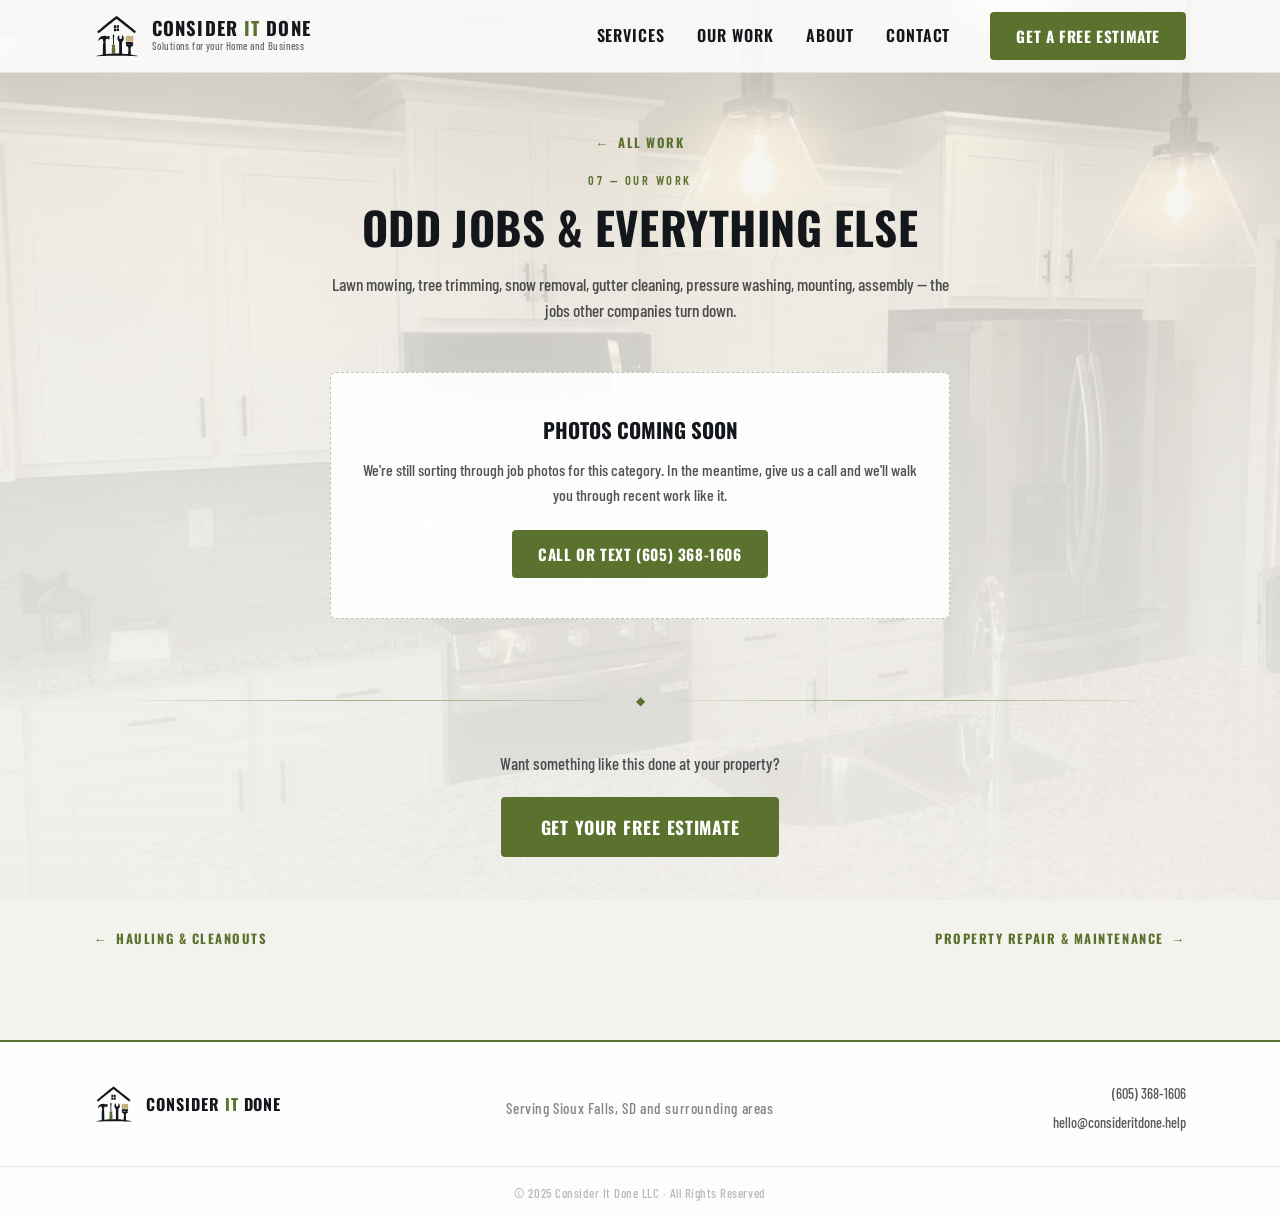
<file: work/odd-jobs.html>
<!DOCTYPE html>
<html lang="en">
<head>
  <meta charset="UTF-8" />
  <meta name="viewport" content="width=device-width, initial-scale=1.0" />

  <link rel="icon" type="image/svg+xml" href="../assets/favicon-green.svg" />
  <link rel="icon" type="image/png" sizes="32x32" href="../assets/favicon-32.png" />
  <link rel="icon" type="image/png" sizes="16x16" href="../assets/favicon-16.png" />
  <link rel="apple-touch-icon" sizes="180x180" href="../assets/apple-touch-icon.png" />

  <title>Odd Jobs & Everything Else | Consider It Done — Sioux Falls</title>
  <meta name="description" content="Lawn mowing, tree trimming, snow removal, gutter cleaning, pressure washing, mounting, assembly — the jobs other companies turn down. Photos of real jobs by Consider It Done in Sioux Falls, SD." />
  <meta name="robots" content="index, follow" />
  <link rel="canonical" href="https://consideritdone.help/work/odd-jobs.html" />

  <meta property="og:title" content="Odd Jobs & Everything Else — Consider It Done" />
  <meta property="og:description" content="Lawn mowing, tree trimming, snow removal, gutter cleaning, pressure washing, mounting, assembly — the jobs other companies turn down." />
  <meta property="og:image" content="https://consideritdone.help/assets/og-share.jpg" />
  <meta property="og:type" content="website" />
  <meta property="og:url" content="https://consideritdone.help/work/odd-jobs.html" />

  <link rel="preconnect" href="https://fonts.googleapis.com" />
  <link rel="preconnect" href="https://fonts.gstatic.com" crossorigin />
  <link href="https://fonts.googleapis.com/css2?family=Oswald:wght@400;600;700&family=Barlow+Condensed:wght@400;500;600&display=swap" rel="stylesheet" />

  <link rel="stylesheet" href="../style.css" />
</head>
<body>

  <a href="#main-content" class="skip-link">Skip to main content</a>

  <header class="site-header" id="site-header" role="banner">
    <div class="header-inner container">
      <a href="../index.html" class="logo-link brand" aria-label="Consider It Done — Home">
        <img src="../assets/CID_Logo_FullColor_Transparent.svg" alt="" aria-hidden="true" class="brand-icon" width="46" height="46" />
        <span class="brand-text">
          <span class="brand-name">Consider <span class="brand-it">It</span> Done</span>
          <span class="brand-tagline">Solutions for your Home and Business</span>
        </span>
      </a>

      <nav class="desktop-nav" aria-label="Primary navigation">
        <a href="../index.html#services" class="nav-link">Services</a>
        <a href="../index.html#work" class="nav-link">Our Work</a>
        <a href="../index.html#why-us" class="nav-link">About</a>
        <a href="../index.html#contact" class="nav-link">Contact</a>
      </nav>

      <a href="../index.html#contact" class="btn btn-accent btn-cta-header">Get a Free Estimate</a>

      <button class="hamburger" id="hamburger-btn" aria-label="Open navigation menu" aria-expanded="false" aria-controls="mobile-nav">
        <span class="ham-bar"></span>
        <span class="ham-bar"></span>
        <span class="ham-bar"></span>
      </button>
    </div>

    <nav class="mobile-nav" id="mobile-nav" aria-label="Mobile navigation" aria-hidden="true">
      <a href="../index.html#services" class="mobile-nav-link">Services</a>
      <a href="../index.html#work" class="mobile-nav-link">Our Work</a>
      <a href="../index.html#why-us" class="mobile-nav-link">About</a>
      <a href="../index.html#contact" class="mobile-nav-link">Contact</a>
      <a href="../index.html#contact" class="btn btn-accent mobile-nav-cta">Get a Free Estimate</a>
    </nav>
  </header>

  <main id="main-content">

    <section class="gallery-hero">
      <div class="container">
        <a href="../index.html#work" class="gallery-back"><span aria-hidden="true">←</span> All work</a>
        <div class="section-label">07 — OUR WORK</div>
        <h1 class="section-headline">Odd Jobs &amp; Everything Else</h1>
        <p class="gallery-intro">Lawn mowing, tree trimming, snow removal, gutter cleaning, pressure washing, mounting, assembly — the jobs other companies turn down.</p>
      </div>
    </section>

      <div class="container">
        <div class="gallery-empty">
          <h2>Photos coming soon</h2>
          <p>We're still sorting through job photos for this category. In the meantime,
             give us a call and we'll walk you through recent work like it.</p>
          <a href="tel:6053681606" class="btn btn-accent">Call or Text (605) 368-1606</a>
        </div>
      </div>

    <section class="gallery-cta">
      <div class="container">
        <div class="section-divider" aria-hidden="true">
          <div class="divider-line"></div>
          <div class="divider-diamond">◆</div>
          <div class="divider-line"></div>
        </div>
        <p style="margin-top:40px">Want something like this done at your property?</p>
        <a href="../index.html#contact" class="btn btn-accent btn-lg">Get Your Free Estimate</a>
      </div>
    </section>

    <section class="gallery-cta" style="padding-top:0">
      <div class="container" style="display:flex;justify-content:space-between;gap:16px;flex-wrap:wrap">
        <a href="hauling.html" class="gallery-back"><span aria-hidden="true">←</span> Hauling & Cleanouts</a>
        <a href="repairs.html" class="gallery-back">Property Repair & Maintenance <span aria-hidden="true">→</span></a>
      </div>
    </section>

  </main>

  <footer class="site-footer" role="contentinfo">
    <div class="footer-inner container">
      <div class="footer-logo-col">
        <a href="../index.html" class="brand brand--footer" aria-label="Consider It Done — Home">
          <img src="../assets/CID_Logo_FullColor_Transparent.svg" alt="" aria-hidden="true" class="brand-icon" width="40" height="40" />
          <span class="brand-text">
            <span class="brand-name">Consider <span class="brand-it">It</span> Done</span>
          </span>
        </a>
      </div>
      <div class="footer-center-col">
        <p class="footer-serving">Serving Sioux Falls, SD and surrounding areas</p>
      </div>
      <div class="footer-contact-col">
        <a href="tel:6053681606" class="footer-contact-link">(605) 368-1606</a>
        <a href="mailto:hello@consideritdone.help" class="footer-contact-link">hello@consideritdone.help</a>
      </div>
    </div>
    <div class="footer-bottom">
      <div class="container">
        <p>© 2025 Consider It Done LLC · All Rights Reserved</p>
      </div>
    </div>
  </footer>

  <script src="../script.js"></script>
</body>
</html>
</file>
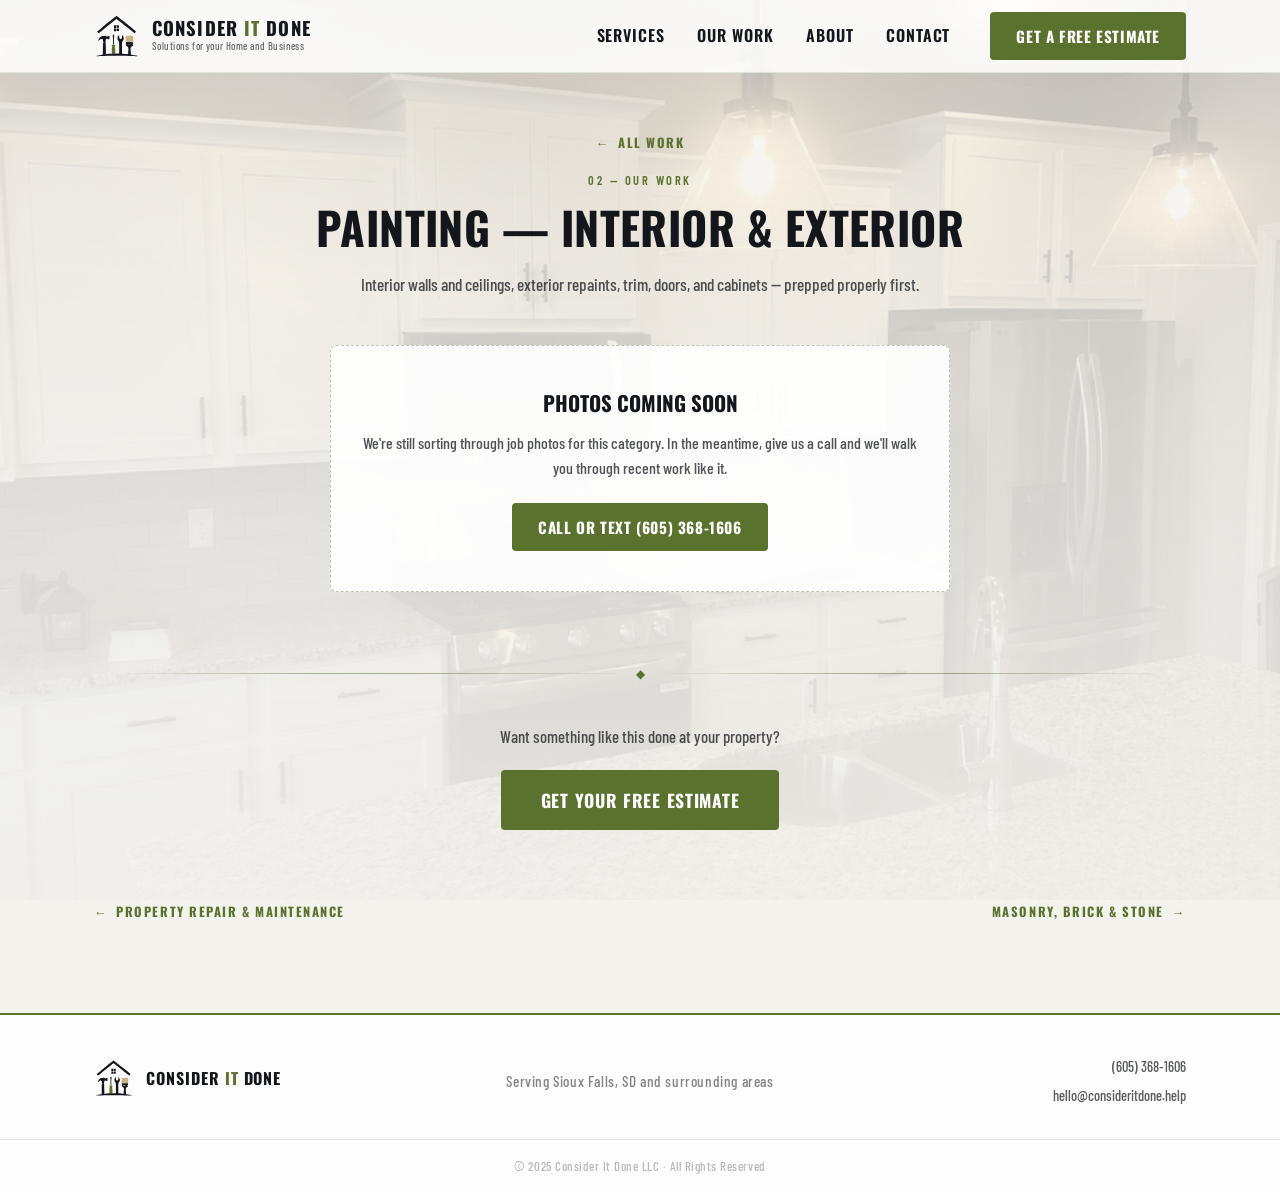
<file: work/painting.html>
<!DOCTYPE html>
<html lang="en">
<head>
  <meta charset="UTF-8" />
  <meta name="viewport" content="width=device-width, initial-scale=1.0" />

  <link rel="icon" type="image/svg+xml" href="../assets/favicon-green.svg" />
  <link rel="icon" type="image/png" sizes="32x32" href="../assets/favicon-32.png" />
  <link rel="icon" type="image/png" sizes="16x16" href="../assets/favicon-16.png" />
  <link rel="apple-touch-icon" sizes="180x180" href="../assets/apple-touch-icon.png" />

  <title>Painting — Interior & Exterior | Consider It Done — Sioux Falls</title>
  <meta name="description" content="Interior walls and ceilings, exterior repaints, trim, doors, and cabinets — prepped properly first. Photos of real jobs by Consider It Done in Sioux Falls, SD." />
  <meta name="robots" content="index, follow" />
  <link rel="canonical" href="https://consideritdone.help/work/painting.html" />

  <meta property="og:title" content="Painting — Interior & Exterior — Consider It Done" />
  <meta property="og:description" content="Interior walls and ceilings, exterior repaints, trim, doors, and cabinets — prepped properly first." />
  <meta property="og:image" content="https://consideritdone.help/assets/og-share.jpg" />
  <meta property="og:type" content="website" />
  <meta property="og:url" content="https://consideritdone.help/work/painting.html" />

  <link rel="preconnect" href="https://fonts.googleapis.com" />
  <link rel="preconnect" href="https://fonts.gstatic.com" crossorigin />
  <link href="https://fonts.googleapis.com/css2?family=Oswald:wght@400;600;700&family=Barlow+Condensed:wght@400;500;600&display=swap" rel="stylesheet" />

  <link rel="stylesheet" href="../style.css" />
</head>
<body>

  <a href="#main-content" class="skip-link">Skip to main content</a>

  <header class="site-header" id="site-header" role="banner">
    <div class="header-inner container">
      <a href="../index.html" class="logo-link brand" aria-label="Consider It Done — Home">
        <img src="../assets/CID_Logo_FullColor_Transparent.svg" alt="" aria-hidden="true" class="brand-icon" width="46" height="46" />
        <span class="brand-text">
          <span class="brand-name">Consider <span class="brand-it">It</span> Done</span>
          <span class="brand-tagline">Solutions for your Home and Business</span>
        </span>
      </a>

      <nav class="desktop-nav" aria-label="Primary navigation">
        <a href="../index.html#services" class="nav-link">Services</a>
        <a href="../index.html#work" class="nav-link">Our Work</a>
        <a href="../index.html#why-us" class="nav-link">About</a>
        <a href="../index.html#contact" class="nav-link">Contact</a>
      </nav>

      <a href="../index.html#contact" class="btn btn-accent btn-cta-header">Get a Free Estimate</a>

      <button class="hamburger" id="hamburger-btn" aria-label="Open navigation menu" aria-expanded="false" aria-controls="mobile-nav">
        <span class="ham-bar"></span>
        <span class="ham-bar"></span>
        <span class="ham-bar"></span>
      </button>
    </div>

    <nav class="mobile-nav" id="mobile-nav" aria-label="Mobile navigation" aria-hidden="true">
      <a href="../index.html#services" class="mobile-nav-link">Services</a>
      <a href="../index.html#work" class="mobile-nav-link">Our Work</a>
      <a href="../index.html#why-us" class="mobile-nav-link">About</a>
      <a href="../index.html#contact" class="mobile-nav-link">Contact</a>
      <a href="../index.html#contact" class="btn btn-accent mobile-nav-cta">Get a Free Estimate</a>
    </nav>
  </header>

  <main id="main-content">

    <section class="gallery-hero">
      <div class="container">
        <a href="../index.html#work" class="gallery-back"><span aria-hidden="true">←</span> All work</a>
        <div class="section-label">02 — OUR WORK</div>
        <h1 class="section-headline">Painting — Interior &amp; Exterior</h1>
        <p class="gallery-intro">Interior walls and ceilings, exterior repaints, trim, doors, and cabinets — prepped properly first.</p>
      </div>
    </section>

      <div class="container">
        <div class="gallery-empty">
          <h2>Photos coming soon</h2>
          <p>We're still sorting through job photos for this category. In the meantime,
             give us a call and we'll walk you through recent work like it.</p>
          <a href="tel:6053681606" class="btn btn-accent">Call or Text (605) 368-1606</a>
        </div>
      </div>

    <section class="gallery-cta">
      <div class="container">
        <div class="section-divider" aria-hidden="true">
          <div class="divider-line"></div>
          <div class="divider-diamond">◆</div>
          <div class="divider-line"></div>
        </div>
        <p style="margin-top:40px">Want something like this done at your property?</p>
        <a href="../index.html#contact" class="btn btn-accent btn-lg">Get Your Free Estimate</a>
      </div>
    </section>

    <section class="gallery-cta" style="padding-top:0">
      <div class="container" style="display:flex;justify-content:space-between;gap:16px;flex-wrap:wrap">
        <a href="repairs.html" class="gallery-back"><span aria-hidden="true">←</span> Property Repair & Maintenance</a>
        <a href="masonry.html" class="gallery-back">Masonry, Brick & Stone <span aria-hidden="true">→</span></a>
      </div>
    </section>

  </main>

  <footer class="site-footer" role="contentinfo">
    <div class="footer-inner container">
      <div class="footer-logo-col">
        <a href="../index.html" class="brand brand--footer" aria-label="Consider It Done — Home">
          <img src="../assets/CID_Logo_FullColor_Transparent.svg" alt="" aria-hidden="true" class="brand-icon" width="40" height="40" />
          <span class="brand-text">
            <span class="brand-name">Consider <span class="brand-it">It</span> Done</span>
          </span>
        </a>
      </div>
      <div class="footer-center-col">
        <p class="footer-serving">Serving Sioux Falls, SD and surrounding areas</p>
      </div>
      <div class="footer-contact-col">
        <a href="tel:6053681606" class="footer-contact-link">(605) 368-1606</a>
        <a href="mailto:hello@consideritdone.help" class="footer-contact-link">hello@consideritdone.help</a>
      </div>
    </div>
    <div class="footer-bottom">
      <div class="container">
        <p>© 2025 Consider It Done LLC · All Rights Reserved</p>
      </div>
    </div>
  </footer>

  <script src="../script.js"></script>
</body>
</html>
</file>
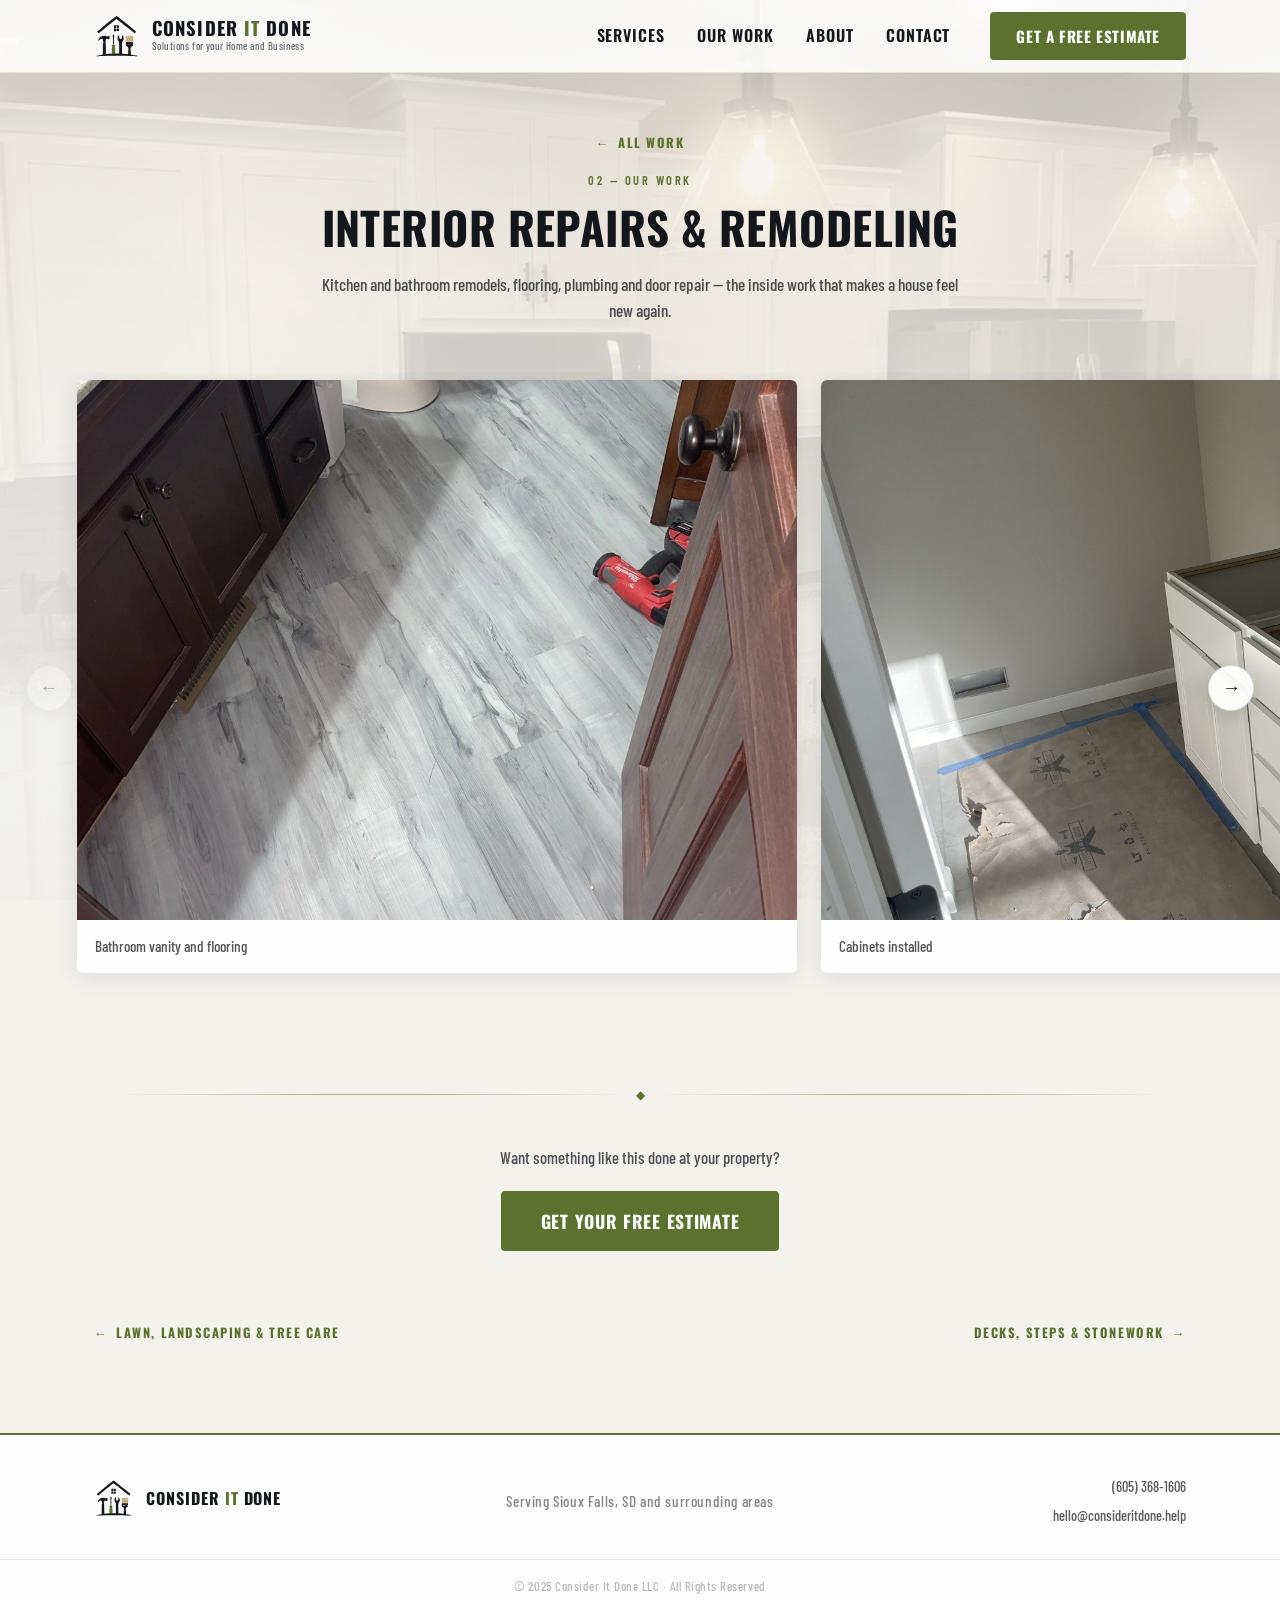
<file: work/remodeling.html>
<!DOCTYPE html>
<html lang="en">
<head>
  <meta charset="UTF-8" />
  <meta name="viewport" content="width=device-width, initial-scale=1.0" />

  <link rel="icon" type="image/svg+xml" href="../assets/favicon-green.svg" />
  <link rel="icon" type="image/png" sizes="32x32" href="../assets/favicon-32.png" />
  <link rel="icon" type="image/png" sizes="16x16" href="../assets/favicon-16.png" />
  <link rel="apple-touch-icon" sizes="180x180" href="../assets/apple-touch-icon.png" />

  <title>Interior Repairs & Remodeling | Consider It Done — Sioux Falls</title>
  <meta name="description" content="Kitchen and bathroom remodels, flooring, plumbing and door repair — the inside work that makes a house feel new again. Photos of real jobs by Consider It Done in Sioux Falls, SD." />
  <meta name="robots" content="index, follow" />
  <link rel="canonical" href="https://consideritdone.help/work/remodeling.html" />

  <meta property="og:title" content="Interior Repairs & Remodeling — Consider It Done" />
  <meta property="og:description" content="Kitchen and bathroom remodels, flooring, plumbing and door repair — the inside work that makes a house feel new again." />
  <meta property="og:image" content="https://consideritdone.help/assets/og-share.jpg" />
  <meta property="og:type" content="website" />
  <meta property="og:url" content="https://consideritdone.help/work/remodeling.html" />

  <link rel="preconnect" href="https://fonts.googleapis.com" />
  <link rel="preconnect" href="https://fonts.gstatic.com" crossorigin />
  <link href="https://fonts.googleapis.com/css2?family=Oswald:wght@400;600;700&family=Barlow+Condensed:wght@400;500;600&display=swap" rel="stylesheet" />

  <link rel="stylesheet" href="../style.css" />
</head>
<body>

  <a href="#main-content" class="skip-link">Skip to main content</a>

  <header class="site-header" id="site-header" role="banner">
    <div class="header-inner container">
      <a href="../index.html" class="logo-link brand" aria-label="Consider It Done — Home">
        <img src="../assets/CID_Logo_FullColor_Transparent.svg" alt="" aria-hidden="true" class="brand-icon" width="46" height="46" />
        <span class="brand-text">
          <span class="brand-name">Consider <span class="brand-it">It</span> Done</span>
          <span class="brand-tagline">Solutions for your Home and Business</span>
        </span>
      </a>

      <nav class="desktop-nav" aria-label="Primary navigation">
        <a href="../index.html#services" class="nav-link">Services</a>
        <a href="../index.html#work" class="nav-link">Our Work</a>
        <a href="../index.html#why-us" class="nav-link">About</a>
        <a href="../index.html#contact" class="nav-link">Contact</a>
      </nav>

      <a href="../index.html#contact" class="btn btn-accent btn-cta-header">Get a Free Estimate</a>

      <button class="hamburger" id="hamburger-btn" aria-label="Open navigation menu" aria-expanded="false" aria-controls="mobile-nav">
        <span class="ham-bar"></span>
        <span class="ham-bar"></span>
        <span class="ham-bar"></span>
      </button>
    </div>

    <nav class="mobile-nav" id="mobile-nav" aria-label="Mobile navigation" aria-hidden="true">
      <a href="../index.html#services" class="mobile-nav-link">Services</a>
      <a href="../index.html#work" class="mobile-nav-link">Our Work</a>
      <a href="../index.html#why-us" class="mobile-nav-link">About</a>
      <a href="../index.html#contact" class="mobile-nav-link">Contact</a>
      <a href="../index.html#contact" class="btn btn-accent mobile-nav-cta">Get a Free Estimate</a>
    </nav>
  </header>

  <main id="main-content">

    <section class="gallery-hero">
      <div class="container">
        <a href="../index.html#work" class="gallery-back"><span aria-hidden="true">←</span> All work</a>
        <div class="section-label">02 — OUR WORK</div>
        <h1 class="section-headline">Interior Repairs &amp; Remodeling</h1>
        <p class="gallery-intro">Kitchen and bathroom remodels, flooring, plumbing and door repair — the inside work that makes a house feel new again.</p>
      </div>
    </section>

      <div class="gallery-wrap">
        <button class="scroll-btn scroll-prev" type="button" aria-label="Previous photo" hidden>
          <span aria-hidden="true">←</span>
        </button>

        <div class="gallery-track" id="gallery-track" tabindex="0" role="region"
             aria-label="Interior Repairs & Remodeling photo gallery, horizontally scrollable">
          <figure class="gallery-item">
            <img src="../assets/work/remodeling/bathroom-vanity-and-flooring.jpg" alt="Bathroom vanity and flooring — Consider It Done, Sioux Falls"
                 loading="lazy" decoding="async" width="1200" height="1600" />
            <figcaption>Bathroom vanity and flooring</figcaption>
          </figure>
          <figure class="gallery-item">
            <img src="../assets/work/remodeling/cabinets-installed.jpg" alt="Cabinets installed — Consider It Done, Sioux Falls"
                 loading="lazy" decoding="async" width="1200" height="1600" />
            <figcaption>Cabinets installed</figcaption>
          </figure>
          <figure class="gallery-item">
            <img src="../assets/work/remodeling/dust-containment-during-demo.jpg" alt="Dust containment during demo — Consider It Done, Sioux Falls"
                 loading="lazy" decoding="async" width="1200" height="1600" />
            <figcaption>Dust containment during demo</figcaption>
          </figure>
          <figure class="gallery-item">
            <img src="../assets/work/remodeling/finished-kitchen-remodel.jpg" alt="Finished kitchen remodel — Consider It Done, Sioux Falls"
                 loading="lazy" decoding="async" width="1200" height="1600" />
            <figcaption>Finished kitchen remodel</figcaption>
          </figure>
          <figure class="gallery-item">
            <img src="../assets/work/remodeling/granite-counter-and-appliances.jpg" alt="Granite counter and appliances — Consider It Done, Sioux Falls"
                 loading="lazy" decoding="async" width="1200" height="1600" />
            <figcaption>Granite counter and appliances</figcaption>
          </figure>
          <figure class="gallery-item">
            <img src="../assets/work/remodeling/new-plank-flooring.jpg" alt="New plank flooring — Consider It Done, Sioux Falls"
                 loading="lazy" decoding="async" width="1200" height="1600" />
            <figcaption>New plank flooring</figcaption>
          </figure>
          <figure class="gallery-item">
            <img src="../assets/work/remodeling/new-sink-plumbing.jpg" alt="New sink plumbing — Consider It Done, Sioux Falls"
                 loading="lazy" decoding="async" width="900" height="1600" />
            <figcaption>New sink plumbing</figcaption>
          </figure>
          <figure class="gallery-item">
            <img src="../assets/work/remodeling/patio-door-resealed.jpg" alt="Patio door resealed — Consider It Done, Sioux Falls"
                 loading="lazy" decoding="async" width="900" height="1600" />
            <figcaption>Patio door resealed</figcaption>
          </figure>
        </div>

        <button class="scroll-btn scroll-next" type="button" aria-label="Next photo" hidden>
          <span aria-hidden="true">→</span>
        </button>
      </div>

    <section class="gallery-cta">
      <div class="container">
        <div class="section-divider" aria-hidden="true">
          <div class="divider-line"></div>
          <div class="divider-diamond">◆</div>
          <div class="divider-line"></div>
        </div>
        <p style="margin-top:40px">Want something like this done at your property?</p>
        <a href="../index.html#contact" class="btn btn-accent btn-lg">Get Your Free Estimate</a>
      </div>
    </section>

    <section class="gallery-cta" style="padding-top:0">
      <div class="container" style="display:flex;justify-content:space-between;gap:16px;flex-wrap:wrap">
        <a href="lawn-landscaping.html" class="gallery-back"><span aria-hidden="true">←</span> Lawn, Landscaping & Tree Care</a>
        <a href="decks-stonework.html" class="gallery-back">Decks, Steps & Stonework <span aria-hidden="true">→</span></a>
      </div>
    </section>

  </main>

  <footer class="site-footer" role="contentinfo">
    <div class="footer-inner container">
      <div class="footer-logo-col">
        <a href="../index.html" class="brand brand--footer" aria-label="Consider It Done — Home">
          <img src="../assets/CID_Logo_FullColor_Transparent.svg" alt="" aria-hidden="true" class="brand-icon" width="40" height="40" />
          <span class="brand-text">
            <span class="brand-name">Consider <span class="brand-it">It</span> Done</span>
          </span>
        </a>
      </div>
      <div class="footer-center-col">
        <p class="footer-serving">Serving Sioux Falls, SD and surrounding areas</p>
      </div>
      <div class="footer-contact-col">
        <a href="tel:6053681606" class="footer-contact-link">(605) 368-1606</a>
        <a href="mailto:hello@consideritdone.help" class="footer-contact-link">hello@consideritdone.help</a>
      </div>
    </div>
    <div class="footer-bottom">
      <div class="container">
        <p>© 2025 Consider It Done LLC · All Rights Reserved</p>
      </div>
    </div>
  </footer>

  <script src="../script.js"></script>
</body>
</html>
</file>
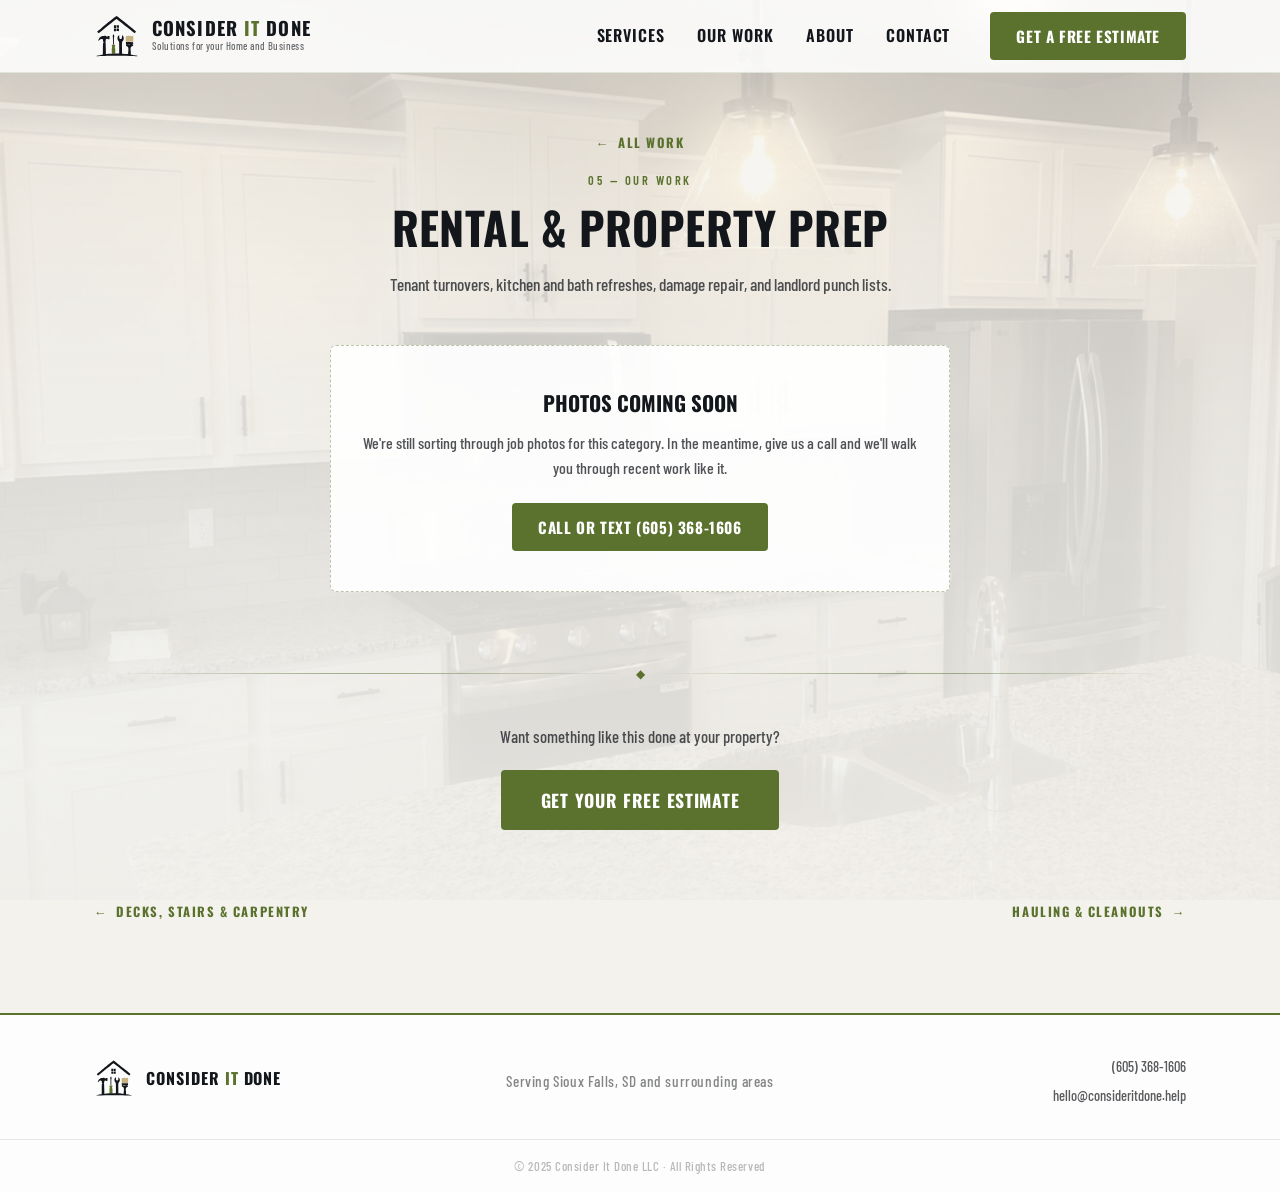
<file: work/rental-prep.html>
<!DOCTYPE html>
<html lang="en">
<head>
  <meta charset="UTF-8" />
  <meta name="viewport" content="width=device-width, initial-scale=1.0" />

  <link rel="icon" type="image/svg+xml" href="../assets/favicon-green.svg" />
  <link rel="icon" type="image/png" sizes="32x32" href="../assets/favicon-32.png" />
  <link rel="icon" type="image/png" sizes="16x16" href="../assets/favicon-16.png" />
  <link rel="apple-touch-icon" sizes="180x180" href="../assets/apple-touch-icon.png" />

  <title>Rental & Property Prep | Consider It Done — Sioux Falls</title>
  <meta name="description" content="Tenant turnovers, kitchen and bath refreshes, damage repair, and landlord punch lists. Photos of real jobs by Consider It Done in Sioux Falls, SD." />
  <meta name="robots" content="index, follow" />
  <link rel="canonical" href="https://consideritdone.help/work/rental-prep.html" />

  <meta property="og:title" content="Rental & Property Prep — Consider It Done" />
  <meta property="og:description" content="Tenant turnovers, kitchen and bath refreshes, damage repair, and landlord punch lists." />
  <meta property="og:image" content="https://consideritdone.help/assets/og-share.jpg" />
  <meta property="og:type" content="website" />
  <meta property="og:url" content="https://consideritdone.help/work/rental-prep.html" />

  <link rel="preconnect" href="https://fonts.googleapis.com" />
  <link rel="preconnect" href="https://fonts.gstatic.com" crossorigin />
  <link href="https://fonts.googleapis.com/css2?family=Oswald:wght@400;600;700&family=Barlow+Condensed:wght@400;500;600&display=swap" rel="stylesheet" />

  <link rel="stylesheet" href="../style.css" />
</head>
<body>

  <a href="#main-content" class="skip-link">Skip to main content</a>

  <header class="site-header" id="site-header" role="banner">
    <div class="header-inner container">
      <a href="../index.html" class="logo-link brand" aria-label="Consider It Done — Home">
        <img src="../assets/CID_Logo_FullColor_Transparent.svg" alt="" aria-hidden="true" class="brand-icon" width="46" height="46" />
        <span class="brand-text">
          <span class="brand-name">Consider <span class="brand-it">It</span> Done</span>
          <span class="brand-tagline">Solutions for your Home and Business</span>
        </span>
      </a>

      <nav class="desktop-nav" aria-label="Primary navigation">
        <a href="../index.html#services" class="nav-link">Services</a>
        <a href="../index.html#work" class="nav-link">Our Work</a>
        <a href="../index.html#why-us" class="nav-link">About</a>
        <a href="../index.html#contact" class="nav-link">Contact</a>
      </nav>

      <a href="../index.html#contact" class="btn btn-accent btn-cta-header">Get a Free Estimate</a>

      <button class="hamburger" id="hamburger-btn" aria-label="Open navigation menu" aria-expanded="false" aria-controls="mobile-nav">
        <span class="ham-bar"></span>
        <span class="ham-bar"></span>
        <span class="ham-bar"></span>
      </button>
    </div>

    <nav class="mobile-nav" id="mobile-nav" aria-label="Mobile navigation" aria-hidden="true">
      <a href="../index.html#services" class="mobile-nav-link">Services</a>
      <a href="../index.html#work" class="mobile-nav-link">Our Work</a>
      <a href="../index.html#why-us" class="mobile-nav-link">About</a>
      <a href="../index.html#contact" class="mobile-nav-link">Contact</a>
      <a href="../index.html#contact" class="btn btn-accent mobile-nav-cta">Get a Free Estimate</a>
    </nav>
  </header>

  <main id="main-content">

    <section class="gallery-hero">
      <div class="container">
        <a href="../index.html#work" class="gallery-back"><span aria-hidden="true">←</span> All work</a>
        <div class="section-label">05 — OUR WORK</div>
        <h1 class="section-headline">Rental &amp; Property Prep</h1>
        <p class="gallery-intro">Tenant turnovers, kitchen and bath refreshes, damage repair, and landlord punch lists.</p>
      </div>
    </section>

      <div class="container">
        <div class="gallery-empty">
          <h2>Photos coming soon</h2>
          <p>We're still sorting through job photos for this category. In the meantime,
             give us a call and we'll walk you through recent work like it.</p>
          <a href="tel:6053681606" class="btn btn-accent">Call or Text (605) 368-1606</a>
        </div>
      </div>

    <section class="gallery-cta">
      <div class="container">
        <div class="section-divider" aria-hidden="true">
          <div class="divider-line"></div>
          <div class="divider-diamond">◆</div>
          <div class="divider-line"></div>
        </div>
        <p style="margin-top:40px">Want something like this done at your property?</p>
        <a href="../index.html#contact" class="btn btn-accent btn-lg">Get Your Free Estimate</a>
      </div>
    </section>

    <section class="gallery-cta" style="padding-top:0">
      <div class="container" style="display:flex;justify-content:space-between;gap:16px;flex-wrap:wrap">
        <a href="decks.html" class="gallery-back"><span aria-hidden="true">←</span> Decks, Stairs & Carpentry</a>
        <a href="hauling.html" class="gallery-back">Hauling & Cleanouts <span aria-hidden="true">→</span></a>
      </div>
    </section>

  </main>

  <footer class="site-footer" role="contentinfo">
    <div class="footer-inner container">
      <div class="footer-logo-col">
        <a href="../index.html" class="brand brand--footer" aria-label="Consider It Done — Home">
          <img src="../assets/CID_Logo_FullColor_Transparent.svg" alt="" aria-hidden="true" class="brand-icon" width="40" height="40" />
          <span class="brand-text">
            <span class="brand-name">Consider <span class="brand-it">It</span> Done</span>
          </span>
        </a>
      </div>
      <div class="footer-center-col">
        <p class="footer-serving">Serving Sioux Falls, SD and surrounding areas</p>
      </div>
      <div class="footer-contact-col">
        <a href="tel:6053681606" class="footer-contact-link">(605) 368-1606</a>
        <a href="mailto:hello@consideritdone.help" class="footer-contact-link">hello@consideritdone.help</a>
      </div>
    </div>
    <div class="footer-bottom">
      <div class="container">
        <p>© 2025 Consider It Done LLC · All Rights Reserved</p>
      </div>
    </div>
  </footer>

  <script src="../script.js"></script>
</body>
</html>
</file>
<file: style.css>
/* =============================================================
   CONSIDER IT DONE — style.css
   Bold · Bright · Local · Brand Olive
   ============================================================= */

/* ── Design Tokens ────────────────────────────────────────── */
:root {
  /* Brand — sampled directly from CID_Logo_FullColor_Transparent.svg */
  --accent:         #5B722E;   /* olive green — 5.40:1 on white (AA) */
  --accent-rgb:     91, 114, 46;
  --accent-deep:    #4A5E25;   /* hover: DARKER, not lighter (7.19:1) */
  --accent-tint:    #EDF0E4;
  --accent-on-dark: #A8C46B;   /* light olive — for use ONLY on the dark hero (8.9:1) */
  --cream:          #C8B281;
  --ink:            #13161B;   /* near-black from the logo */
  --ink-rgb:        19, 22, 27;

  /* Surfaces — translucent "paper" over the photo background */
  --bg-primary:     rgba(255,255,255,0.86);
  --bg-card:        rgba(255,255,255,0.92);
  --bg-card-alt:    rgba(255,255,255,0.78);
  --bg-section-alt: rgba(248,247,244,0.90);
  --bg-pm:          rgba(255,255,255,0.82);
  --paper:          #F4F2ED;   /* solid fallback under the photo */

  /* Text */
  --white:          #FFFFFF;
  --grey-mid:       rgba(19,22,27,0.62);  /* 0.58 measured 4.41:1 — under AA */
  --grey-light:     rgba(19,22,27,0.74);

  --font-display: 'Oswald', Arial, sans-serif;
  --font-body:    'Barlow Condensed', Arial, sans-serif;

  --radius-card:  6px;
  --radius-btn:   4px;
  --transition:   0.25s ease;
  --max-width:    1140px;

  --shadow-card:  0 4px 24px rgba(var(--ink-rgb),0.10);
  --shadow-accent: 0 6px 28px rgba(var(--accent-rgb),0.28);
}

/* ── Reset ────────────────────────────────────────────────── */
*, *::before, *::after { box-sizing: border-box; margin: 0; padding: 0; }

html {
  scroll-behavior: smooth;
  font-size: 16px;
}

body {
  background-color: var(--paper);
  color: var(--ink);
  font-family: var(--font-body);
  font-weight: 500;
  line-height: 1.6;
  overflow-x: hidden;
}

/* ── Fixed photo backdrop ─────────────────────────────────────
   position:fixed on a pseudo-element rather than
   background-attachment:fixed — the latter is janky/broken on iOS. */
body::before {
  content: '';
  position: fixed;
  inset: 0;
  z-index: -2;
  background-color: var(--paper);
  /* Single JPEG on purpose. image-set() selects by format SUPPORT, not
     availability — Chromium would pick a .webp and render nothing at all
     if that file were missing, silently blanking the whole background.
     One JPEG cannot fail that way. */
  background-image:
    url("assets/bg-kitchen.jpg"),
    linear-gradient(165deg, #FBFAF7 0%, #EFEAE0 55%, #E4DCCC 100%);
  background-position: center;
  background-size: cover;
  background-repeat: no-repeat;
}

/* Scrim — flattens the photo's luminance so surfaces read consistently */
body::after {
  content: '';
  position: fixed;
  inset: 0;
  z-index: -1;
  pointer-events: none;
  background:
    linear-gradient(180deg,
      rgba(244,242,237,0.72) 0%,
      rgba(244,242,237,0.86) 45%,
      rgba(244,242,237,0.94) 100%);
}

img { display: block; max-width: 100%; height: auto; }
a   { color: inherit; text-decoration: none; }

ul  { list-style: none; }

/* ── Utility ──────────────────────────────────────────────── */
.container {
  width: 100%;
  max-width: var(--max-width);
  margin: 0 auto;
  padding: 0 24px;
}

/* Screen-reader only / SEO-only text */
.visually-hidden {
  position: absolute;
  width: 1px;
  height: 1px;
  padding: 0;
  margin: -1px;
  overflow: hidden;
  clip: rect(0,0,0,0);
  white-space: nowrap;
  border: 0;
}

/* ── Buttons ──────────────────────────────────────────────── */
.btn {
  display: inline-flex;
  align-items: center;
  justify-content: center;
  gap: 8px;
  font-family: var(--font-display);
  font-weight: 700;
  letter-spacing: 0.04em;
  border: none;
  cursor: pointer;
  border-radius: var(--radius-btn);
  transition: background var(--transition), transform var(--transition), box-shadow var(--transition);
  text-transform: uppercase;
  white-space: nowrap;
}

.btn-accent {
  background-color: var(--accent);
  color: var(--white);
  padding: 12px 26px;
  font-size: 0.95rem;
}

.btn-accent:hover,
.btn-accent:focus-visible {
  background-color: var(--accent-deep);
  transform: translateY(-2px);
  box-shadow: var(--shadow-accent);
}

/* No outline:none here. The hover glow is identical to the focus state,
   so removing the ring left keyboard users with no distinct indicator. */
.btn-accent:focus-visible {
  outline: 2px solid var(--accent);
  outline-offset: 3px;
}

.btn-accent:active { transform: translateY(0); }

.btn-lg {
  padding: 16px 40px;
  font-size: 1.1rem;
}

.btn-full {
  width: 100%;
  padding: 16px 24px;
  font-size: 1.05rem;
  margin-top: 6px;
}

/* ── Section Label (small caps, brand olive) ──────────────── */
.section-label {
  font-family: var(--font-body);
  font-size: 0.78rem;
  font-weight: 600;
  letter-spacing: 0.2em;
  text-transform: uppercase;
  color: var(--accent);
  margin-bottom: 12px;
}

/* ── Section Headline ─────────────────────────────────────── */
.section-headline {
  font-family: var(--font-display);
  font-size: clamp(1.8rem, 4vw, 2.8rem);
  font-weight: 700;
  color: var(--ink);
  line-height: 1.1;
  letter-spacing: 0.01em;
  margin-bottom: 40px;
  text-transform: uppercase;
  text-wrap: balance;
}

/* ── Section Divider ──────────────────────────────────────── */
.section-divider {
  display: flex;
  align-items: center;
  gap: 12px;
  padding: 48px 24px 0;
  max-width: var(--max-width);
  margin: 0 auto;
}

.divider-line {
  flex: 1;
  height: 1px;
  background: linear-gradient(90deg, transparent, var(--accent) 40%, var(--accent) 60%, transparent);
  opacity: 0.5;
}

.divider-diamond {
  color: var(--accent);
  font-size: 0.75rem;
  flex-shrink: 0;
}


/* =============================================================
   HEADER
   ============================================================= */
.site-header {
  position: sticky;
  top: 0;
  z-index: 1000;
  background-color: var(--bg-primary);
  border-bottom: 1px solid rgba(var(--accent-rgb),0.15);
  transition: box-shadow var(--transition);
}

.site-header.scrolled {
  box-shadow: 0 2px 20px rgba(var(--ink-rgb),0.10);
  border-bottom-color: rgba(var(--accent-rgb),0.3);
}

.header-inner {
  display: flex;
  align-items: center;
  gap: 24px;
  height: 72px;
}

.logo-link { flex-shrink: 0; }


.desktop-nav {
  display: flex;
  align-items: center;
  gap: 32px;
  margin-left: auto;
}

.nav-link {
  white-space: nowrap;
  font-family: var(--font-display);
  font-weight: 600;
  font-size: 1rem;
  letter-spacing: 0.06em;
  text-transform: uppercase;
  color: var(--ink);
  position: relative;
  transition: color var(--transition);
}

.nav-link::after {
  content: '';
  position: absolute;
  bottom: -3px;
  left: 0;
  width: 0;
  height: 2px;
  background: var(--accent);
  transition: width var(--transition);
}

.nav-link:hover { color: var(--accent); }

/* Keyboard focus keeps the global outline. The previous rule set
   outline:none here, leaving only a colour change — not a sufficient
   focus indicator (WCAG 2.4.7). */
.nav-link:focus-visible { color: var(--accent); }

.nav-link:hover::after,
.nav-link:focus-visible::after { width: 100%; }

.btn-cta-header { margin-left: 16px; }

/* Hamburger */
.hamburger {
  display: none;
  flex-direction: column;
  justify-content: center;
  gap: 5px;
  width: 40px;
  height: 40px;
  background: none;
  border: none;
  cursor: pointer;
  padding: 6px;
  margin-left: auto;
}

.ham-bar {
  display: block;
  width: 24px;
  height: 2px;
  background: var(--ink);
  border-radius: 2px;
  transition: transform var(--transition), opacity var(--transition), background var(--transition);
}

.hamburger[aria-expanded="true"] .ham-bar:nth-child(1) {
  transform: translateY(7px) rotate(45deg);
  background: var(--accent);
}
.hamburger[aria-expanded="true"] .ham-bar:nth-child(2) {
  opacity: 0;
}
.hamburger[aria-expanded="true"] .ham-bar:nth-child(3) {
  transform: translateY(-7px) rotate(-45deg);
  background: var(--accent);
}

/* Mobile Nav */
.mobile-nav {
  display: none;
  flex-direction: column;
  background-color: var(--paper);
  border-top: 1px solid rgba(var(--accent-rgb),0.2);
  padding: 16px 24px 24px;
  gap: 4px;
}

.mobile-nav.open { display: flex; }

.mobile-nav-link {
  font-family: var(--font-display);
  font-size: 1.2rem;
  font-weight: 700;
  letter-spacing: 0.08em;
  text-transform: uppercase;
  color: var(--ink);
  padding: 12px 0;
  border-bottom: 1px solid rgba(var(--ink-rgb),0.10);
  transition: color var(--transition);
}

.mobile-nav-link:hover,
.mobile-nav-link:focus-visible { color: var(--accent); }

.mobile-nav-cta {
  margin-top: 16px;
  font-size: 1rem;
  padding: 14px 24px;
}


/* =============================================================
   HERO
   ============================================================= */
/* The hero is the one place the photo is allowed to be dramatic:
   full-bleed image under a dark scrim, white type on top.
   Everything below the hero sits on calm light "paper" instead. */
.hero {
  position: relative;
  min-height: 100vh;
  display: flex;
  flex-direction: column;
  align-items: center;
  justify-content: center;
  background-color: var(--ink);
  /* Gradient underneath so a missing/failed photo still renders as an
     intentional on-brand hero rather than a flat dark block. */
  background-image:
    url("assets/bg-kitchen.jpg"),
    linear-gradient(150deg, #3D4C22 0%, #212811 60%, #13161B 100%);
  background-position: center;
  background-size: cover;
  overflow: hidden;
  padding: 80px 24px 60px;
}

/* Dark scrim — guarantees the white hero type clears AA over any photo.
   Deliberately a single VERTICAL gradient, full-bleed. It varies only with y,
   so there is no left/right edge anywhere for the eye to catch: it reads as
   light falling through the room rather than as an overlay sitting on it. */
.hero::before {
  content: '';
  position: absolute;
  inset: 0;
  z-index: 1;
  pointer-events: none;
  background:
    linear-gradient(180deg,
      rgba(8,10,7,0.58)  0%,
      rgba(8,10,7,0.72) 26%,
      rgba(8,10,7,0.76) 58%,
      rgba(8,10,7,0.78) 82%,
      rgba(8,10,7,0.72) 100%);
}

/* Grain/noise texture */
.hero-noise {
  position: absolute;
  inset: 0;
  background-image: url("data:image/svg+xml,%3Csvg viewBox='0 0 512 512' xmlns='http://www.w3.org/2000/svg'%3E%3Cfilter id='noise'%3E%3CfeTurbulence type='fractalNoise' baseFrequency='0.75' numOctaves='4' stitchTiles='stitch'/%3E%3C/filter%3E%3Crect width='100%25' height='100%25' filter='url(%23noise)' opacity='1'/%3E%3C/svg%3E");
  background-size: 200px 200px;
  opacity: 0.04;
  pointer-events: none;
  z-index: 1;
}

/* Radial vignette */
.hero-vignette {
  position: absolute;
  inset: 0;
  background: radial-gradient(ellipse 96% 92% at 50% 50%,
    transparent 0%,
    rgba(0,0,0,0.10) 66%,
    rgba(0,0,0,0.38) 100%);
  pointer-events: none;
  z-index: 2;
}

/* Ambient olive glow from bottom */
.hero::after {
  content: '';
  position: absolute;
  bottom: -80px;
  left: 50%;
  transform: translateX(-50%);
  width: 600px;
  height: 300px;
  background: radial-gradient(ellipse at center, rgba(var(--accent-rgb),0.12) 0%, transparent 70%);
  pointer-events: none;
  z-index: 2;
}

.hero-inner {
  position: relative;
  z-index: 3;
  display: flex;
  flex-direction: column;
  align-items: center;
  text-align: center;
  max-width: 720px;
}

/* Logo */
.hero-logo-wrap {
  position: relative;
  display: inline-block;
  margin-bottom: 26px;
}

.hero-logo-glow {
  position: absolute;
  bottom: -24px;
  left: 50%;
  transform: translateX(-50%);
  width: 70%;
  height: 60px;
  background: radial-gradient(ellipse at center, rgba(var(--accent-rgb),0.3) 0%, transparent 70%);
  filter: blur(12px);
  pointer-events: none;
  z-index: -1;
}


/* Hero text */

.hero-sub {
  text-shadow: 0 1px 2px rgba(0,0,0,0.85), 0 2px 16px rgba(0,0,0,0.75);
  font-family: var(--font-body);
  font-size: clamp(1rem, 2.5vw, 1.3rem);
  font-weight: 600;
  letter-spacing: 0.08em;
  color: var(--accent-on-dark);
  text-transform: uppercase;
  margin-bottom: 14px;
  text-wrap: balance;
}

.hero-body {
  text-shadow: 0 1px 2px rgba(0,0,0,0.85), 0 2px 16px rgba(0,0,0,0.75);
  font-family: var(--font-body);
  font-size: clamp(1rem, 2vw, 1.2rem);
  font-weight: 500;
  color: var(--cream);
  max-width: 540px;
  margin-bottom: 40px;
  line-height: 1.6;
  text-wrap: balance;
}

/* CTA group */
.hero-actions {
  display: flex;
  flex-direction: column;
  align-items: center;
  gap: 20px;
}

.hero-call-link {
  text-shadow: 0 1px 2px rgba(0,0,0,0.85), 0 2px 16px rgba(0,0,0,0.75);
  display: flex;
  align-items: center;
  gap: 8px;
  font-family: var(--font-body);
  font-size: 1.1rem;
  font-weight: 500;
  color: var(--cream);
  transition: color var(--transition), opacity var(--transition);
}

.hero-call-link strong { color: var(--accent-on-dark); }

.hero-call-link:hover {
  color: var(--white);
  opacity: 1;
}

.call-icon {
  display: inline-flex;
  width: 1.05em;
  height: 1.05em;
  flex: none;
  color: var(--accent-on-dark);
}
.call-icon svg { width: 100%; height: 100%; display: block; }


/* =============================================================
   SERVICES
   ============================================================= */
.services {
  background-color: var(--bg-primary);
  padding: 80px 0 40px;
}

.services .container { text-align: center; }

/* Four categories, so 2x2 — a 3-column grid strands the fourth card alone
   and leaves two thirds of a row blank underneath the other three. */
.services-grid {
  display: grid;
  grid-template-columns: repeat(2, 1fr);
  gap: 24px;
  text-align: left;
  margin-top: 0;
}

.service-card {
  background: var(--bg-card);
  border-radius: var(--radius-card);
  border-top: 3px solid var(--accent);
  padding: 32px 28px;
  box-shadow: var(--shadow-card);
  transition: transform var(--transition), box-shadow var(--transition), border-top-color var(--transition);
  position: relative;
  overflow: hidden;
}

.service-card::before {
  content: '';
  position: absolute;
  inset: 0;
  background: linear-gradient(135deg, rgba(var(--accent-rgb),0.04) 0%, transparent 60%);
  pointer-events: none;
}

.service-card:hover {
  transform: translateY(-4px);
  box-shadow: 0 8px 40px rgba(var(--ink-rgb),0.14), 0 0 0 1px rgba(var(--accent-rgb),0.2);
  border-top-color: var(--accent-deep);
}

.card-icon {
  grid-area: icon;
  font-size: 1.9rem;
  line-height: 1;
  display: block;
}

.card-title {
  font-family: var(--font-display);
  font-size: 1.3rem;
  font-weight: 700;
  color: var(--ink);
  text-transform: uppercase;
  letter-spacing: 0.03em;
  margin-bottom: 0;
  grid-area: title;
}

/* auto-fit, not a fixed 2, so the list folds back to one column by itself
   once the card is too narrow to hold two without wrapping every item. */
.card-list {
  grid-area: list;
  display: grid;
  grid-template-columns: repeat(auto-fit, minmax(158px, 1fr));
  gap: 10px 22px;
  align-content: start;
  padding-top: 18px;
}

.card-list li {
  font-family: var(--font-body);
  font-size: 1rem;
  font-weight: 500;
  color: var(--grey-light);
  opacity: 0.85;
  padding-left: 16px;
  position: relative;
}

.card-list li::before {
  content: '›';
  position: absolute;
  left: 0;
  color: var(--accent);
  font-size: 1.1rem;
  line-height: 1.4;
}


/* =============================================================
   PROPERTY MANAGER CALLOUT
   ============================================================= */
.pm-callout {
  background-color: var(--bg-pm);
  padding: 80px 0 40px;
  position: relative;
}

.pm-callout::before {
  content: '';
  position: absolute;
  inset: 0;
  background: radial-gradient(ellipse 100% 60% at 50% 0%, rgba(var(--accent-rgb),0.06) 0%, transparent 70%);
  pointer-events: none;
}

.pm-callout .container {
  position: relative;
  z-index: 1;
}

.pm-callout .section-headline { text-align: center; }
.pm-callout .section-label    { text-align: center; }

.pm-body {
  font-family: var(--font-body);
  font-size: clamp(1rem, 2vw, 1.2rem);
  color: var(--grey-light);
  opacity: 0.9;
  max-width: 660px;
  margin: 0 auto 56px;
  text-align: center;
  line-height: 1.7;
}


/* =============================================================
   WHY CHOOSE US
   ============================================================= */
.why-us {
  background-color: var(--bg-primary);
  padding: 80px 0 40px;
}

.why-us .section-headline { text-align: center; }

/* Why Us — two-column layout with mascot */
.why-layout {
  display: grid;
  grid-template-columns: 1fr;
  gap: 48px;
  align-items: center;
  max-width: 1000px;
  margin: 0 auto;
}

.why-list {
  display: grid;
  grid-template-columns: repeat(2, 1fr);
  gap: 20px;
}


.why-item {
  display: flex;
  align-items: flex-start;
  gap: 16px;
  background: var(--bg-card);
  border-radius: var(--radius-card);
  border-left: 3px solid var(--accent);
  padding: 20px 24px;
  transition: transform var(--transition), box-shadow var(--transition);
}

.why-item:hover {
  transform: translateX(4px);
  box-shadow: var(--shadow-card);
}

.why-icon {
  font-size: 1.5rem;
  flex-shrink: 0;
  margin-top: 2px;
}

.why-item div {
  font-family: var(--font-body);
  font-size: 1.05rem;
  color: var(--grey-light);
  line-height: 1.5;
}

.why-item strong { color: var(--ink); }
.why-item span   { opacity: 0.8; }


/* =============================================================
   CONTACT / CTA
   ============================================================= */
.contact {
  background-color: var(--bg-section-alt);
  padding: 80px 0 72px;
  position: relative;
}

.contact-accent-top {
  height: 4px;
  background: linear-gradient(90deg, transparent, var(--accent) 20%, var(--accent-deep) 50%, var(--accent) 80%, transparent);
  position: absolute;
  top: 0;
  left: 0;
  right: 0;
}

.contact .section-headline {
  text-align: center;
  margin-bottom: 12px;
}

.contact-sub {
  font-family: var(--font-body);
  font-size: 1.1rem;
  text-align: center;
  color: var(--grey-light);
  opacity: 0.8;
  margin-bottom: 56px;
}

.contact-layout {
  display: grid;
  grid-template-columns: 1fr 1.4fr;
  gap: 48px;
  align-items: start;
}

/* Contact Info */
.contact-info {
  display: flex;
  flex-direction: column;
  gap: 16px;
}

.contact-info-item {
  display: flex;
  align-items: center;
  gap: 16px;
  background: var(--bg-card);
  border-radius: var(--radius-card);
  padding: 18px 20px;
  border: 1px solid rgba(var(--accent-rgb),0.1);
  transition: border-color var(--transition), background var(--transition), transform var(--transition);
}

.contact-info-item:hover {
  border-color: rgba(var(--accent-rgb),0.4);
  background: rgba(var(--accent-rgb),0.04);
  transform: translateX(4px);
}

.contact-info-icon { font-size: 1.4rem; flex-shrink: 0; }

.contact-info-item div {
  display: flex;
  flex-direction: column;
  gap: 2px;
}

.contact-info-label {
  font-family: var(--font-body);
  font-size: 0.8rem;
  letter-spacing: 0.12em;
  text-transform: uppercase;
  color: var(--accent);
  font-weight: 600;
}

.contact-info-value {
  font-family: var(--font-display);
  font-size: 1.15rem;
  font-weight: 700;
  color: var(--ink);
}

.contact-guarantee {
  display: flex;
  align-items: flex-start;
  gap: 12px;
  margin-top: 8px;
  padding: 16px 20px;
  background: rgba(var(--accent-rgb),0.07);
  border-radius: var(--radius-card);
  border: 1px solid rgba(var(--accent-rgb),0.2);
}

.guarantee-icon { font-size: 1.2rem; flex-shrink: 0; margin-top: 2px; }

.contact-guarantee p {
  font-family: var(--font-body);
  font-size: 0.95rem;
  color: var(--grey-light);
  opacity: 0.85;
  line-height: 1.5;
}

/* Form */
.contact-form-wrap {
  background: var(--bg-card);
  border-radius: var(--radius-card);
  border: 1px solid rgba(var(--accent-rgb),0.12);
  padding: 36px 32px;
}

.form-group {
  display: flex;
  flex-direction: column;
  gap: 6px;
  margin-bottom: 18px;
}

.form-row {
  display: grid;
  grid-template-columns: 1fr 1fr;
  gap: 16px;
  margin-bottom: 0;
}

.form-group label {
  font-family: var(--font-body);
  font-size: 0.82rem;
  font-weight: 600;
  letter-spacing: 0.1em;
  text-transform: uppercase;
  color: var(--accent);
}

.form-group label span { color: var(--accent-deep); }

.form-group input,
.form-group select,
.form-group textarea {
  background: rgba(255,255,255,0.75);
  border: 1px solid rgba(var(--ink-rgb),0.15);
  border-radius: var(--radius-btn);
  color: var(--ink);
  font-family: var(--font-body);
  font-size: 1rem;
  font-weight: 500;
  padding: 12px 16px;
  width: 100%;
  transition: border-color var(--transition), box-shadow var(--transition);
  -webkit-appearance: none;
  appearance: none;
}

.form-group select {
  background-image: url("data:image/svg+xml,%3Csvg xmlns='http://www.w3.org/2000/svg' width='12' height='8' viewBox='0 0 12 8'%3E%3Cpath d='M1 1l5 5 5-5' stroke='%235B722E' stroke-width='2' fill='none' stroke-linecap='round'/%3E%3C/svg%3E");
  background-repeat: no-repeat;
  background-position: right 16px center;
  padding-right: 40px;
  cursor: pointer;
}

.form-group select option {
  background: #1e1e1e;
  color: var(--ink);
}

.form-group input::placeholder,
.form-group textarea::placeholder { color: rgba(var(--ink-rgb),0.42); }

.form-group input:focus,
.form-group select:focus,
.form-group textarea:focus {
  outline: none;
  border-color: var(--accent);
  box-shadow: 0 0 0 3px rgba(var(--accent-rgb),0.15);
}

.form-group input:user-valid,
.form-group textarea:user-valid {
  border-color: rgba(100,200,100,0.4);
}

.form-group input:user-invalid,
.form-group textarea:user-invalid {
  border-color: rgba(200,80,80,0.5);
}

.form-group textarea { resize: vertical; min-height: 120px; }

/* Success / Error */
.form-success,
.form-error {
  margin-top: 16px;
  padding: 16px 20px;
  border-radius: var(--radius-card);
  display: flex;
  align-items: flex-start;
  gap: 12px;
}

/* Enforce hidden — overrides display:flex above */
.form-success[hidden],
.form-error[hidden] {
  display: none;
}

.form-success {
  background: rgba(60,180,90,0.1);
  border: 1px solid rgba(60,180,90,0.3);
}

.form-success p {
  font-family: var(--font-body);
  font-size: 1rem;
  color: #8effa1;
  line-height: 1.5;
}

.success-icon { font-size: 1.2rem; flex-shrink: 0; margin-top: 2px; }

.form-error {
  background: rgba(200,60,60,0.1);
  border: 1px solid rgba(200,60,60,0.3);
}

.form-error p {
  font-family: var(--font-body);
  font-size: 1rem;
  color: #ffaaaa;
}


/* =============================================================
   FOOTER
   ============================================================= */
.site-footer {
  background-color: var(--bg-primary);
  border-top: 2px solid var(--accent);
  padding-top: 40px;
}

.footer-inner {
  display: grid;
  grid-template-columns: 1fr 2fr 1fr;
  align-items: center;
  gap: 24px;
  padding-bottom: 32px;
}


.footer-center-col {
  display: flex;
  flex-direction: column;
  align-items: center;
  gap: 14px;
}

.footer-serving {
  font-family: var(--font-body);
  font-size: 0.95rem;
  color: var(--grey-light);
  opacity: 0.7;
  text-align: center;
  letter-spacing: 0.04em;
}

.footer-social {
  display: flex;
  align-items: center;
  gap: 16px;
}

.social-link {
  color: var(--grey-mid);
  transition: color var(--transition), transform var(--transition);
}

.social-link:hover {
  color: var(--accent);
  transform: translateY(-2px);
}

.footer-contact-col {
  display: flex;
  flex-direction: column;
  align-items: flex-end;
  gap: 6px;
}

.footer-contact-link {
  font-family: var(--font-body);
  font-size: 0.9rem;
  color: var(--ink);
  opacity: 0.7;
  transition: color var(--transition), opacity var(--transition);
}

.footer-contact-link:hover {
  color: var(--accent-deep);
  opacity: 1;
}

.footer-bottom {
  border-top: 1px solid rgba(var(--ink-rgb),0.10);
  padding: 16px 0;
}

.footer-bottom p {
  font-family: var(--font-body);
  font-size: 0.8rem;
  color: var(--grey-light);
  opacity: 0.4;
  text-align: center;
  letter-spacing: 0.04em;
}


/* =============================================================
   SCROLL ANIMATIONS
   Only active when JS has loaded (.js-loaded on body)
   ============================================================= */
.js-loaded [data-animate] {
  opacity: 0;
  transform: translateY(24px);
  transition: opacity 0.55s ease, transform 0.55s ease;
}

.js-loaded [data-animate].visible {
  opacity: 1;
  transform: translateY(0);
}

.js-loaded [data-animate-delay="1"] { transition-delay: 0.1s; }
.js-loaded [data-animate-delay="2"] { transition-delay: 0.2s; }
.js-loaded [data-animate-delay="3"] { transition-delay: 0.3s; }
.js-loaded [data-animate-delay="4"] { transition-delay: 0.4s; }


/* =============================================================
   RESPONSIVE — TABLET
   ============================================================= */
/* Brand + 4 nav links + CTA cannot fit one flex row below ~1060px.
   Measured: at 1024 "Our Work" wrapped to two lines, and by 940 the row
   overflowed and gave the whole page a horizontal scrollbar (960 > 940).
   .header-inner does not wrap, so the switch has to happen before that. */
@media (max-width: 1060px) {
  .desktop-nav    { display: none; }
  .btn-cta-header { display: none; }
  .hamburger      { display: flex; }
}

@media (max-width: 900px) {
  .contact-layout {
    grid-template-columns: 1fr;
  }

  .footer-inner {
    grid-template-columns: 1fr 1fr;
    grid-template-rows: auto auto;
  }

  .footer-center-col {
    grid-column: 1 / -1;
    order: -1;
    padding-bottom: 16px;
    border-bottom: 1px solid rgba(var(--ink-rgb),0.10);
  }

  .footer-contact-col { align-items: flex-end; }
}


/* =============================================================
   RESPONSIVE — MOBILE
   ============================================================= */
@media (max-width: 680px) {
  .header-inner { padding: 0 20px; }

  .hero { padding: 60px 20px 48px; min-height: calc(100vh - 72px); }

  .services-grid {
    grid-template-columns: 1fr;
  }

  .why-list {
    grid-template-columns: 1fr;
  }

  .why-layout {
    grid-template-columns: 1fr;
  }


  .form-row {
    grid-template-columns: 1fr;
  }

  .contact-form-wrap { padding: 28px 20px; }

  .footer-inner {
    grid-template-columns: 1fr;
    justify-items: center;
    text-align: center;
  }

  .footer-contact-col {
    align-items: center;
  }

  .footer-logo-col { order: 2; }
  .footer-contact-col { order: 3; }
}

@media (max-width: 420px) {
  .section-headline { font-size: 1.6rem; }
  .btn-lg { padding: 14px 28px; font-size: 1rem; }
}


/* =============================================================
   FOCUS VISIBLE — Accessibility
   ============================================================= */
:focus-visible {
  outline: 2px solid var(--accent);
  outline-offset: 3px;
  border-radius: 2px;
}

/* Skip link */
.skip-link {
  position: absolute;
  top: -100px;
  left: 16px;
  background: var(--accent);
  color: var(--white);
  padding: 8px 16px;
  font-family: var(--font-display);
  font-weight: 700;
  border-radius: 4px;
  z-index: 9999;
  transition: top 0.2s;
}

.skip-link:focus { top: 8px; }


/* =============================================================
   CLIENT PORTAL — Nav Link
   ============================================================= */


/* =============================================================
   CLIENT PORTAL — Section
   ============================================================= */
.client-portal {
  padding: 64px 0 72px;
  background: var(--bg-primary);
}

.portal-card {
  display: flex;
  align-items: center;
  justify-content: space-between;
  gap: 40px;
  padding: 40px 48px;
  border-radius: 12px;
  background:
    linear-gradient(135deg, rgba(var(--accent-rgb),0.06) 0%, rgba(var(--accent-rgb),0.02) 50%, rgba(var(--accent-rgb),0.06) 100%);
  border: 1px solid rgba(var(--accent-rgb),0.2);
  position: relative;
  overflow: hidden;
  transition: border-color var(--transition), box-shadow var(--transition);
}

.portal-card:hover {
  border-color: rgba(var(--accent-rgb),0.4);
  box-shadow: 0 0 48px rgba(var(--accent-rgb),0.08);
}

/* Subtle corner glow */
.portal-card::before {
  content: '';
  position: absolute;
  top: -60px;
  right: -60px;
  width: 180px;
  height: 180px;
  background: radial-gradient(circle, rgba(var(--accent-rgb),0.12) 0%, transparent 70%);
  pointer-events: none;
}

.portal-content {
  flex: 1;
}

.portal-badge {
  display: inline-flex;
  align-items: center;
  gap: 8px;
  font-family: var(--font-body);
  font-size: 0.72rem;
  font-weight: 600;
  letter-spacing: 0.2em;
  text-transform: uppercase;
  color: var(--accent);
  margin-bottom: 14px;
  padding: 6px 14px;
  background: rgba(var(--accent-rgb),0.1);
  border: 1px solid rgba(var(--accent-rgb),0.2);
  border-radius: 100px;
  width: fit-content;
}

.portal-headline {
  font-family: var(--font-display);
  font-size: clamp(1.5rem, 3vw, 2.2rem);
  font-weight: 700;
  color: var(--ink);
  line-height: 1.1;
  letter-spacing: 0.01em;
  text-transform: uppercase;
  margin-bottom: 10px;
}

.portal-body {
  font-size: 1.05rem;
  color: var(--grey-light);
  line-height: 1.5;
  max-width: 520px;
}

.btn-portal {
  display: inline-flex;
  align-items: center;
  gap: 10px;
  font-family: var(--font-display);
  font-weight: 700;
  font-size: 1rem;
  letter-spacing: 0.06em;
  text-transform: uppercase;
  white-space: nowrap;
  color: var(--white);
  background: var(--accent);
  padding: 16px 32px;
  border-radius: var(--radius-btn);
  border: none;
  cursor: pointer;
  text-decoration: none;
  transition: background var(--transition), transform var(--transition), box-shadow var(--transition);
  flex-shrink: 0;
}

.btn-portal:hover,
.btn-portal:focus-visible {
  background: var(--accent-deep);
  transform: translateY(-2px);
  box-shadow: var(--shadow-accent);
}

.btn-portal:focus-visible {
  outline: 2px solid var(--accent);
  outline-offset: 3px;
}

.btn-portal:active { transform: translateY(0); }

.portal-arrow {
  transition: transform 0.2s ease;
}

.btn-portal:hover .portal-arrow {
  transform: translate(2px, -2px);
}


/* =============================================================
   CLIENT PORTAL — Footer Link
   ============================================================= */
.footer-portal-link {
  color: var(--accent) !important;
  font-weight: 600;
  transition: color var(--transition);
}

.footer-portal-link:hover {
  color: var(--accent-deep) !important;
}


/* =============================================================
   CLIENT PORTAL — Responsive
   ============================================================= */
@media (max-width: 768px) {
  .portal-card {
    flex-direction: column;
    text-align: center;
    padding: 32px 24px;
    gap: 28px;
  }

  .portal-badge {
    margin-left: auto;
    margin-right: auto;
  }

  .portal-body {
    margin: 0 auto;
  }

  .btn-portal {
    width: 100%;
    justify-content: center;
    padding: 16px 24px;
  }
}


/* =============================================================
   SERVICE CARDS AS LINKS  (ecoLINEAR-style hover)
   ============================================================= */
.service-card {
  display: grid;
  grid-template-columns: auto 1fr;
  grid-template-rows: auto 1fr auto;
  grid-template-areas:
    "icon title"
    "list list"
    "cta  cta";
  column-gap: 16px;
  align-items: center;
  color: inherit;
  text-decoration: none;
}

.card-num {
  position: absolute;
  top: 14px;
  right: 18px;
  font-family: var(--font-display);
  font-size: 0.85rem;
  font-weight: 700;
  letter-spacing: 0.08em;
  color: var(--accent);          /* solid: 5.35:1. 0.45 alpha measured 1.91:1 */
  opacity: 0.75;                 /* visual weight comes from opacity+size, not
                                    from a colour that fails contrast */
  transition: opacity var(--transition);
}

.service-card:hover .card-num,
.service-card:focus-visible .card-num { opacity: 1; }

.card-cta {
  grid-area: cta;
  padding-top: 20px;
  font-family: var(--font-display);
  font-size: 0.82rem;
  font-weight: 700;
  letter-spacing: 0.1em;
  text-transform: uppercase;
  color: var(--accent);
  display: inline-flex;
  align-items: center;
  gap: 8px;
}

.card-arrow {
  display: inline-block;
  transition: transform 0.25s ease;
}

.service-card:hover .card-arrow,
.service-card:focus-visible .card-arrow,
.odd-jobs:hover .card-arrow { transform: translateX(5px); }

.service-card:focus-visible {
  outline: 2px solid var(--accent);
  outline-offset: 3px;
}


/* =============================================================
   ODD JOBS STRIP — full-width catch-all under the grid
   ============================================================= */
.odd-jobs {
  display: flex;
  align-items: center;
  justify-content: space-between;
  gap: 32px;
  margin-top: 24px;
  padding: 28px 32px;
  text-align: left;
  color: inherit;
  text-decoration: none;
  border-radius: var(--radius-card);
  background: linear-gradient(135deg, var(--accent-tint) 0%, rgba(255,255,255,0.85) 100%);
  border: 1px solid rgba(var(--accent-rgb),0.28);
  transition: border-color var(--transition), box-shadow var(--transition), transform var(--transition);
}

.odd-jobs:hover,
.odd-jobs:focus-visible {
  border-color: rgba(var(--accent-rgb),0.55);
  box-shadow: 0 8px 30px rgba(var(--accent-rgb),0.14);
  transform: translateY(-2px);
}

.odd-jobs:focus-visible {
  outline: 2px solid var(--accent);
  outline-offset: 3px;
}

.odd-jobs-text { flex: 1; min-width: 0; }

.odd-jobs-title {
  font-family: var(--font-display);
  font-size: 1.35rem;
  font-weight: 700;
  text-transform: uppercase;
  color: var(--ink);
  margin-bottom: 6px;
}

.odd-jobs-body {
  color: var(--grey-light);
  font-size: 1rem;
  line-height: 1.5;
  max-width: 720px;
}

.odd-jobs-cta {
  flex-shrink: 0;
  font-family: var(--font-display);
  font-size: 0.85rem;
  font-weight: 700;
  letter-spacing: 0.1em;
  text-transform: uppercase;
  color: var(--accent);
  display: inline-flex;
  align-items: center;
  gap: 8px;
}


/* =============================================================
   PROPERTY MANAGER SECTION — signature + CTA
   ============================================================= */
.pm-signature {
  text-align: center;
  font-family: var(--font-display);
  font-size: clamp(1rem, 2vw, 1.2rem);
  font-weight: 600;
  letter-spacing: 0.04em;
  text-transform: uppercase;
  color: var(--accent);
  margin: 28px 0 32px;
}

.pm-cta { display: flex; width: fit-content; margin: 0 auto; }


/* =============================================================
   OUR WORK — horizontal scroll-snap band (Saba Stones style)
   Pure CSS scroller; JS only adds arrows + drag as enhancement.
   Deliberately does NOT hijack the mouse wheel — that traps
   users trying to scroll past the section.
   ============================================================= */
.work {
  padding: 72px 0 8px;
  background-color: var(--bg-section-alt);
}

.work .container { text-align: center; }

.work-scroller-wrap {
  position: relative;
  margin-top: 8px;
}

.work-track {
  display: flex;
  gap: clamp(12px, 2vw, 22px);
  overflow-x: auto;
  scroll-snap-type: x mandatory;
  scroll-behavior: smooth;
  /* Line the first tile up with the section heading above it. The track is
     full-bleed while the heading sits in .container, so the gutter has to be
     derived from the same max-width instead of guessed with a vw clamp —
     mismatched gutters are what made the whole band look off-centre. */
  padding: 8px max(24px, calc((100% - var(--max-width)) / 2 + 24px)) 28px;
  -webkit-overflow-scrolling: touch;
  scrollbar-width: none;
}

.work-track::-webkit-scrollbar { display: none; }

.work-track:focus-visible {
  outline: 2px solid var(--accent);
  outline-offset: -4px;
  border-radius: 6px;
}

.work-tile {
  flex: 0 0 clamp(240px, 34vw, 380px);
  scroll-snap-align: center;
  aspect-ratio: 4 / 5;
  border-radius: var(--radius-card);
  overflow: hidden;
  position: relative;
  /* --cover is set inline per tile; the gradient shows through
     until a cover photo exists, so a missing file degrades cleanly. */
  background-color: var(--accent-deep);
  background-image: var(--cover), linear-gradient(160deg, var(--accent) 0%, var(--accent-deep) 100%);
  background-size: cover;
  background-position: center;
  box-shadow: var(--shadow-card);
  transition: transform var(--transition), box-shadow var(--transition);
}

.work-tile:hover { transform: translateY(-4px); box-shadow: 0 12px 36px rgba(var(--ink-rgb),0.18); }

.work-tile > a {
  position: absolute;
  inset: 0;
  display: flex;
  flex-direction: column;
  justify-content: flex-end;
  gap: 4px;
  padding: 22px;
  color: var(--white);
  text-decoration: none;
  background: linear-gradient(180deg, rgba(10,10,10,0.12) 0%, rgba(10,10,10,0.35) 45%, rgba(10,10,10,0.82) 100%);
}

.work-tile > a:focus-visible { outline: 3px solid var(--white); outline-offset: -6px; }

.tile-num {
  font-family: var(--font-display);
  font-size: 0.78rem;
  font-weight: 700;
  letter-spacing: 0.18em;
  color: #C7DD92;   /* 4.86:1 on the fallback olive tile; --accent-on-dark
                       was 3.69:1 there, only passing over a dark photo */
}

.tile-title {
  font-family: var(--font-display);
  font-size: clamp(1.1rem, 2.2vw, 1.5rem);
  font-weight: 700;
  line-height: 1.1;
  text-transform: uppercase;
}

.tile-cta {
  font-size: 0.85rem;
  font-weight: 600;
  letter-spacing: 0.06em;
  color: rgba(255,255,255,0.86);
}

/* Arrow buttons — revealed by JS only when scrolling is possible */
.scroll-btn {
  position: absolute;
  top: 50%;
  transform: translateY(-50%);
  z-index: 5;
  width: 46px;
  height: 46px;
  border-radius: 50%;
  border: 1px solid rgba(var(--ink-rgb),0.14);
  background: rgba(255,255,255,0.94);
  color: var(--ink);
  font-size: 1.15rem;
  line-height: 1;
  cursor: pointer;
  display: flex;
  align-items: center;
  justify-content: center;
  box-shadow: 0 4px 16px rgba(var(--ink-rgb),0.16);
  transition: background var(--transition), color var(--transition), opacity var(--transition);
}

.scroll-btn:hover { background: var(--accent); color: var(--white); }
.scroll-btn[hidden] { display: none; }
.scroll-btn:disabled { opacity: 0.3; cursor: default; }
.scroll-btn:disabled:hover { background: rgba(255,255,255,0.94); color: var(--ink); }

.scroll-prev { left: clamp(6px, 2vw, 28px); }
.scroll-next { right: clamp(6px, 2vw, 28px); }

/* All four categories fit inside the container at this width, so the band
   becomes a plain aligned row. A four-item carousel that shows three and a
   half tiles does not read as "there is more" — it reads as a broken grid. */
@media (min-width: 1100px) {
  .work-tile {
    flex: 1 1 0;
    min-width: 0;
    scroll-snap-align: start;
  }
}


/* =============================================================
   REDUCED MOTION
   ============================================================= */
@media (prefers-reduced-motion: reduce) {
  html { scroll-behavior: auto; }
  .work-track { scroll-behavior: auto; }
  *, *::before, *::after {
    animation-duration: 0.01ms !important;
    animation-iteration-count: 1 !important;
    transition-duration: 0.01ms !important;
  }
  .js-loaded [data-animate] { opacity: 1 !important; transform: none !important; }
}


/* =============================================================
   RESPONSIVE — new components
   ============================================================= */
@media (max-width: 900px) {
  .services-grid { grid-template-columns: repeat(2, 1fr); gap: 20px; }
  .odd-jobs { flex-direction: column; align-items: flex-start; gap: 18px; }
}

@media (max-width: 680px) {
  .services-grid { grid-template-columns: 1fr; }
  .work-tile { flex: 0 0 78vw; }
  .scroll-btn { display: none; }
}


/* Long unbreakable strings (the email address) must not set a min-width
   floor on their grid/flex track — that widened the page at 320px. */
.contact-layout > *,
.contact-info,
.contact-form-wrap,
.contact-info-item > div,
.footer-contact-col { min-width: 0; }

.contact-info-value,
.footer-contact-link { overflow-wrap: anywhere; }

/* =============================================================
   WORK GALLERY PAGES
   ============================================================= */
.gallery-hero {
  padding: 56px 0 8px;
  text-align: center;
}

.gallery-back {
  display: inline-flex;
  align-items: center;
  gap: 8px;
  font-family: var(--font-display);
  font-size: 0.8rem;
  font-weight: 700;
  letter-spacing: 0.12em;
  text-transform: uppercase;
  color: var(--accent);
  margin-bottom: 18px;
  transition: gap var(--transition);
}

.gallery-back:hover { gap: 13px; }

.gallery-intro {
  max-width: 640px;
  margin: -22px auto 0;
  color: var(--grey-light);
  font-size: 1.08rem;
  line-height: 1.55;
}

.gallery-wrap {
  position: relative;
  margin: 40px 0 8px;
}

.gallery-track {
  display: flex;
  gap: clamp(12px, 2vw, 24px);
  overflow-x: auto;
  scroll-snap-type: x mandatory;
  scroll-behavior: smooth;
  padding: 8px clamp(16px, 6vw, 96px) 32px;
  -webkit-overflow-scrolling: touch;
  scrollbar-width: none;
  margin: 0;
}

.gallery-track::-webkit-scrollbar { display: none; }

.gallery-track.is-dragging { cursor: grabbing; }
.gallery-track.is-dragging * { pointer-events: none; }

.gallery-track:focus-visible {
  outline: 2px solid var(--accent);
  outline-offset: -4px;
  border-radius: 6px;
}

.gallery-item {
  flex: 0 0 clamp(280px, 70vw, 720px);
  scroll-snap-align: center;
  margin: 0;
  border-radius: var(--radius-card);
  overflow: hidden;
  background: var(--bg-card);
  box-shadow: var(--shadow-card);
}

.gallery-item img {
  width: 100%;
  height: auto;
  aspect-ratio: 4 / 3;
  object-fit: cover;
  display: block;
  background: var(--accent-tint);
}

.gallery-item figcaption {
  padding: 14px 18px;
  font-size: 0.95rem;
  color: var(--grey-light);
}

/* Shown when a category has no photos yet */
.gallery-empty {
  max-width: 620px;
  margin: 40px auto 0;
  padding: 40px 32px;
  text-align: center;
  border-radius: var(--radius-card);
  background: var(--bg-card);
  border: 1px dashed rgba(var(--accent-rgb),0.4);
}

.gallery-empty h2 {
  font-family: var(--font-display);
  font-size: 1.3rem;
  text-transform: uppercase;
  color: var(--ink);
  margin-bottom: 10px;
}

.gallery-empty p {
  color: var(--grey-light);
  margin-bottom: 22px;
}

.gallery-cta {
  text-align: center;
  padding: 24px 0 72px;
}

.gallery-cta p {
  color: var(--grey-light);
  margin-bottom: 20px;
  font-size: 1.05rem;
}

@media (max-width: 680px) {
  .gallery-item { flex: 0 0 84vw; }

  /* .btn sets white-space:nowrap; "Call or Text (605) 368-1606" plus the
     panel padding overflowed a 320px viewport. */
  .gallery-empty { padding: 32px 18px; }
  .gallery-empty .btn { white-space: normal; padding-left: 18px; padding-right: 18px; }
}


/* =============================================================
   BRAND LOCKUP
   The only full logo lockups shipped by the brand are PNGs with a
   solid black background baked in (no alpha) — unusable on a light
   page. The transparent SVGs are icon-only, with no wordmark.
   So the lockup is rebuilt here as icon + live text in Oswald (a
   font the site already loads): crisp at any size, recolorable per
   context, lighter than the PNG, and readable to screen readers.
   ============================================================= */
.brand {
  display: inline-flex;
  align-items: center;
  gap: 12px;
  text-decoration: none;
  color: inherit;
}

.brand-icon {
  width: 46px;
  height: 46px;
  flex-shrink: 0;
  display: block;
}

.brand-text {
  display: flex;
  flex-direction: column;
  gap: 2px;
  min-width: 0;
}

.brand-name {
  font-family: var(--font-display);
  font-weight: 700;
  font-size: 1.16rem;
  line-height: 1;
  letter-spacing: 0.06em;
  text-transform: uppercase;
  color: var(--ink);
  white-space: nowrap;
}

.brand-name .brand-it { color: var(--accent); }

.brand-tagline {
  font-family: var(--font-body);
  font-weight: 500;
  font-size: 0.66rem;
  line-height: 1.2;
  letter-spacing: 0.04em;
  color: var(--grey-mid);
  white-space: nowrap;
}

.logo-link:hover .brand-name { color: var(--accent); }
.logo-link:hover .brand-name .brand-it { color: var(--accent-deep); }

/* Hero: stacked + on dark */
.brand--hero {
  flex-direction: column;
  gap: 18px;
  text-align: center;
}

.brand--hero .brand-icon {
  width: clamp(120px, 20vw, 190px);
  height: clamp(120px, 20vw, 190px);
}

.brand--hero .brand-text { align-items: center; gap: 8px; }

.brand--hero .brand-name {
  font-size: clamp(1.9rem, 6.4vw, 3.5rem);
  letter-spacing: 0.07em;
  color: var(--white);
  white-space: normal;
  text-shadow: 0 2px 18px rgba(0,0,0,0.55), 0 1px 3px rgba(0,0,0,0.45);
}

.brand--hero .brand-name .brand-it { color: var(--accent-on-dark); }

.brand--hero .brand-tagline {
  font-size: clamp(0.85rem, 1.9vw, 1.05rem);
  color: rgba(255,255,255,0.82);
  letter-spacing: 0.08em;
  padding-top: 10px;
  border-top: 1px solid rgba(255,255,255,0.28);
  white-space: normal;
}

/* Footer */
.brand--footer .brand-icon { width: 40px; height: 40px; }
.brand--footer .brand-name { font-size: 1rem; }

@media (max-width: 680px) {
  .brand-icon { width: 38px; height: 38px; }
  .brand-name { font-size: 0.98rem; }
  .brand-tagline { display: none; }
  .brand--hero .brand-tagline { display: block; }
}

@media (max-width: 360px) {
  .brand-text { display: none; }
  .brand--hero .brand-text { display: flex; }
}
</file>
